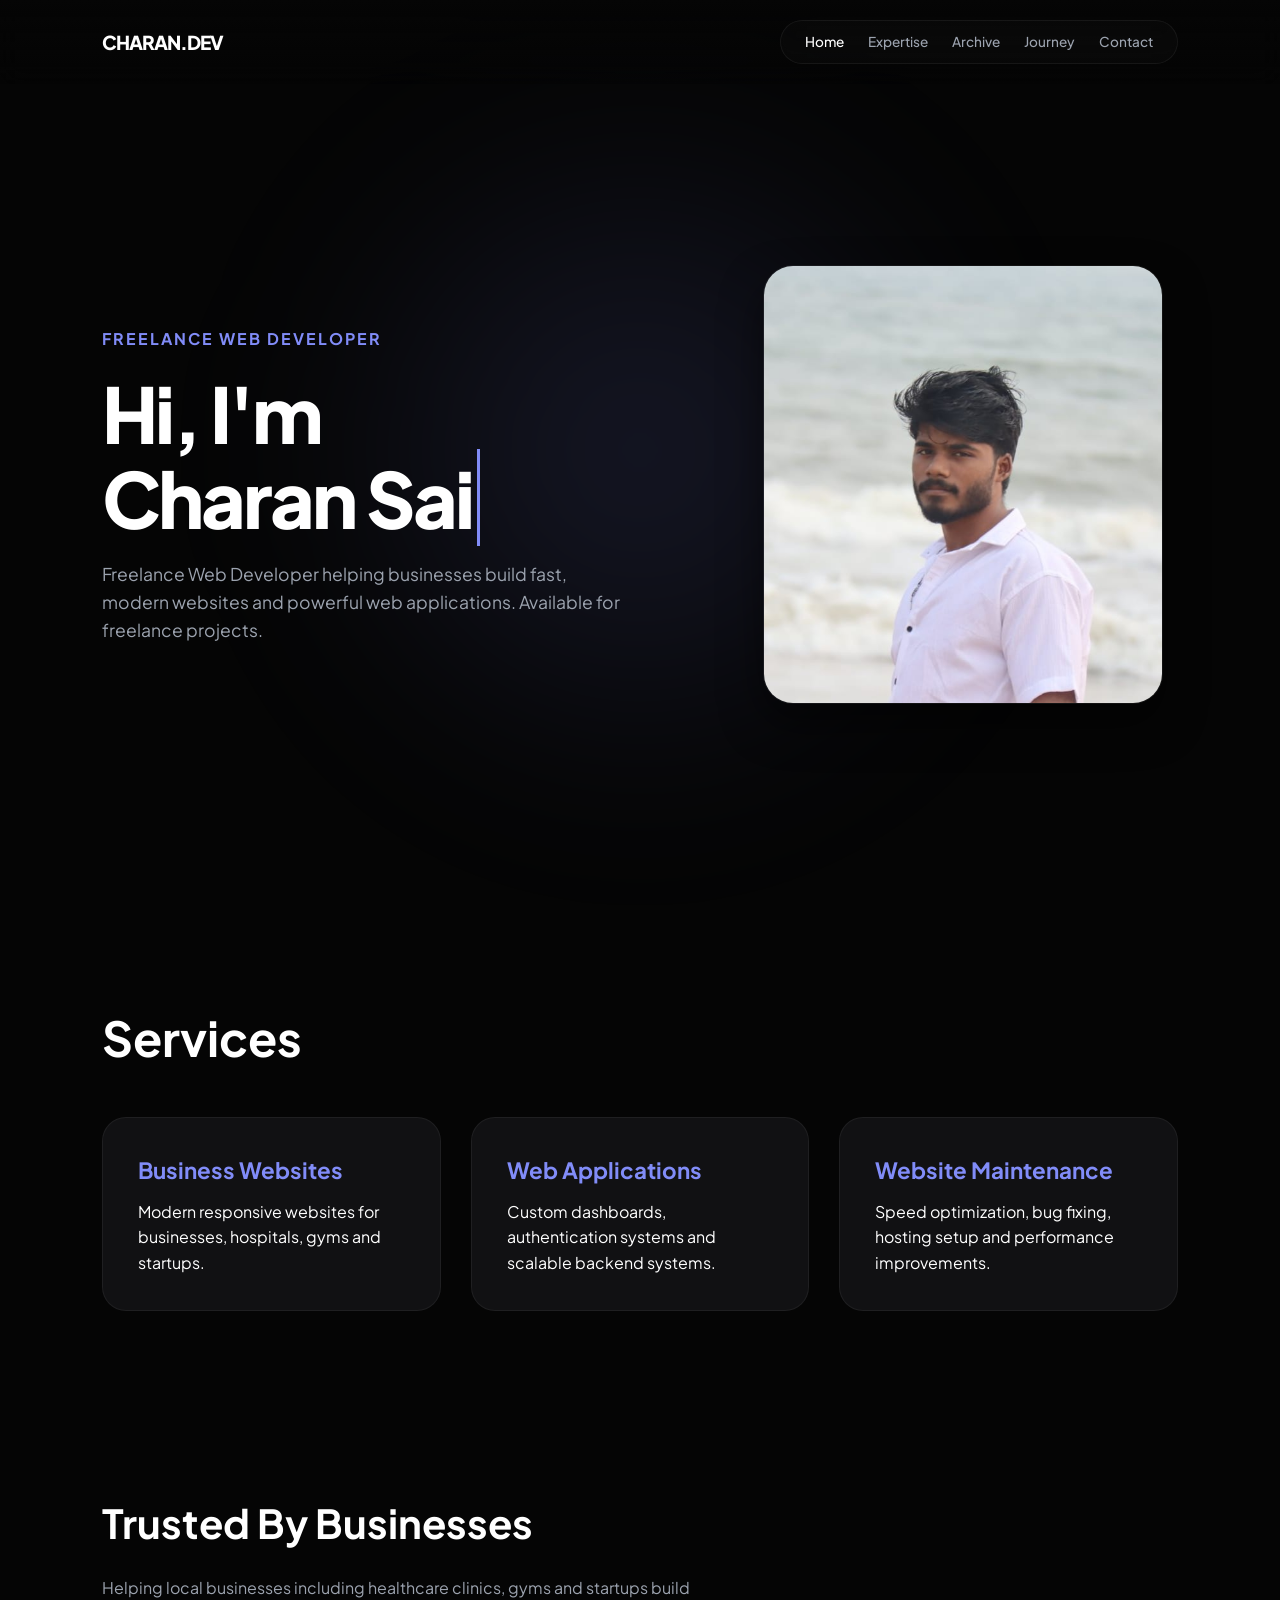
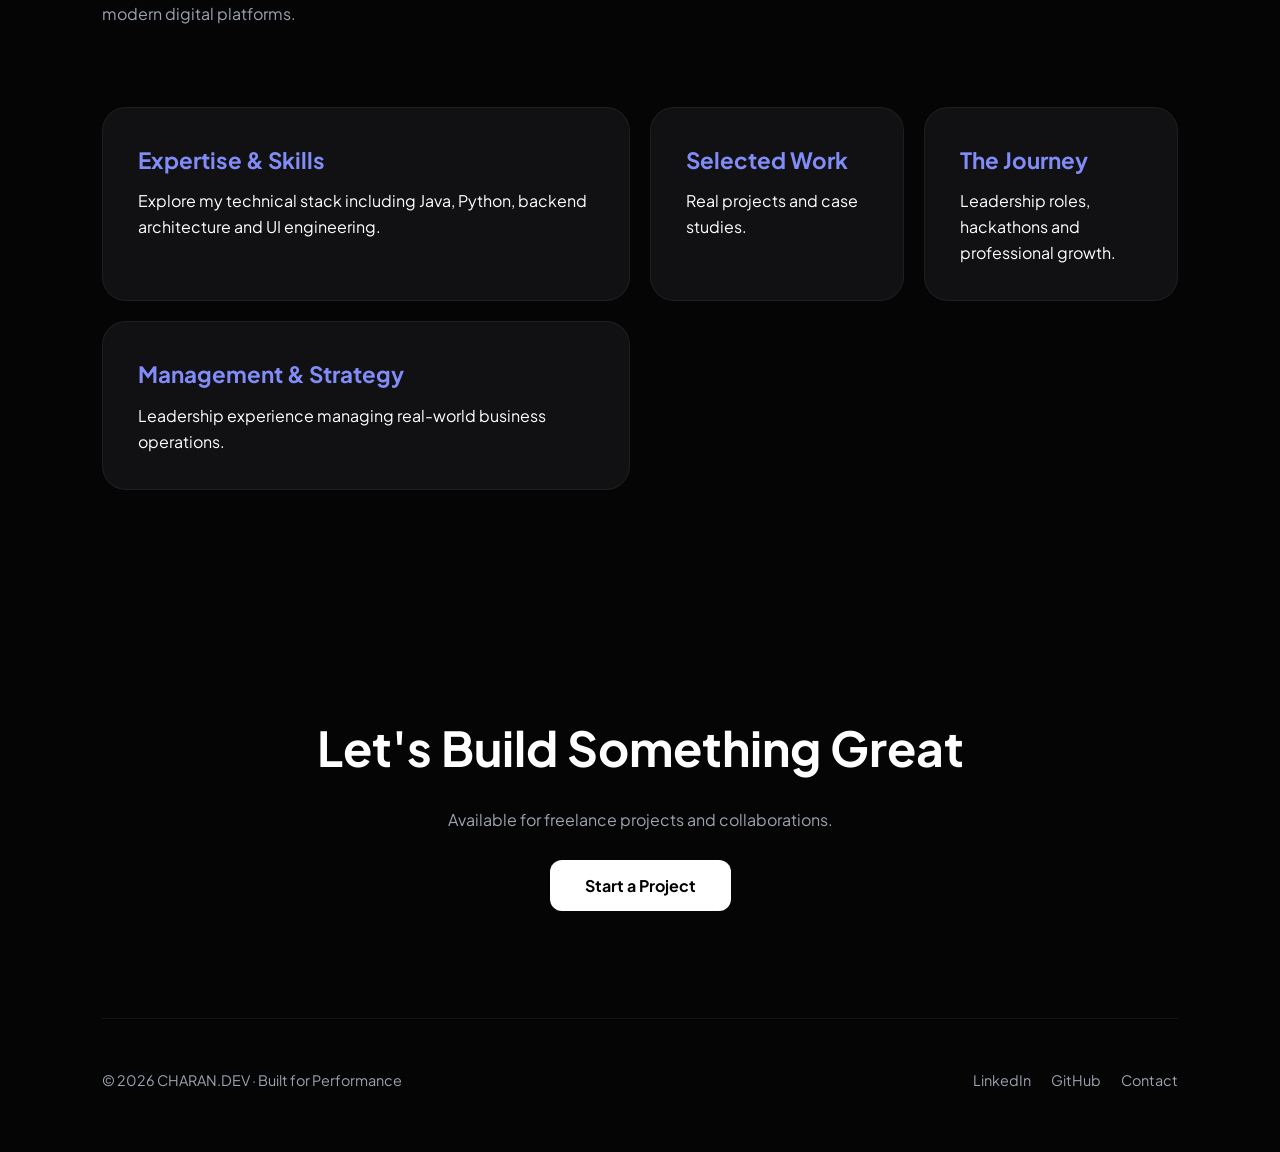
<file: index.html>
<!DOCTYPE html>
<html lang="en">
<head>
<meta charset="UTF-8">
<meta name="viewport" content="width=device-width, initial-scale=1.0">
<title>Charan Sai | Freelance Web Developer</title>

<link href="https://fonts.googleapis.com/css2?family=Plus+Jakarta+Sans:wght@300;400;500;600;700;800&display=swap" rel="stylesheet">

<style>

:root{
--bg:#050505;
--accent:#818cf8;
--accent-glow:rgba(129,140,248,0.15);
--text-main:#ffffff;
--text-dim:#9ca3af;
--surface:#111113;
--border:rgba(255,255,255,0.06);
--glass:rgba(255,255,255,0.02);
}

*{
margin:0;
padding:0;
box-sizing:border-box;
font-family:'Plus Jakarta Sans',sans-serif;
}

body{
background:var(--bg);
color:var(--text-main);
overflow-x:hidden;
line-height:1.6;
}

@keyframes fadeInUp{
from{opacity:0;transform:translateY(40px);}
to{opacity:1;transform:translateY(0);}
}

@keyframes photoPop{
0%{opacity:0;transform:scale(0.9) translateY(20px);}
100%{opacity:1;transform:scale(1) translateY(0);}
}

@keyframes blink{
50% { border-color: transparent }
}

.reveal{opacity:0;}
.active-reveal{animation:fadeInUp 1s cubic-bezier(0.2,0.8,0.2,1) forwards;}

.noise{
position:fixed;
top:0;
left:0;
width:100%;
height:100%;
z-index:-1;
opacity:0.03;
pointer-events:none;
background:url('https://grainy-gradients.vercel.app/noise.svg');
}

.spotlight{
position:fixed;
top:50%;
left:50%;
transform:translate(-50%,-50%);
width:60vw;
height:60vw;
background:radial-gradient(circle,var(--accent-glow) 0%,transparent 70%);
z-index:-1;
filter:blur(80px);
}

nav{
position:fixed;
top:0;
width:100%;
padding:20px 8%;
display:flex;
justify-content:space-between;
align-items:center;
z-index:1000;
background:linear-gradient(to bottom,var(--bg) 0%,transparent 100%);
backdrop-filter:blur(12px);
-webkit-backdrop-filter:blur(12px);
transition:all .3s;
}

.logo{
font-weight:800;
letter-spacing:-1px;
font-size:1.2rem;
text-decoration:none;
color:var(--text-main);
z-index:1001;
}

.nav-links{
display:flex;
gap:24px;
background:var(--glass);
padding:10px 24px;
border-radius:100px;
border:1px solid var(--border);
backdrop-filter:blur(10px);
}

nav a{
text-decoration:none;
color:var(--text-dim);
font-size:0.85rem;
font-weight:500;
transition:0.3s;
}

nav a:hover,
nav a.active{
color:var(--text-main);
}

.mobile-toggle{
display:none;
flex-direction:column;
justify-content:center;
gap:5px;
width:42px;
height:42px;
background:var(--glass);
border:1px solid var(--border);
border-radius:10px;
cursor:pointer;
padding:10px;
z-index:1001;
transition:0.3s;
}

.mobile-toggle span{
display:block;
width:100%;
height:2px;
background:var(--text-main);
border-radius:2px;
transition:transform 0.3s ease, opacity 0.3s ease;
}

.mobile-toggle.active span:nth-child(1){
transform:translateY(7px) rotate(45deg);
}
.mobile-toggle.active span:nth-child(2){
opacity:0;
}
.mobile-toggle.active span:nth-child(3){
transform:translateY(-7px) rotate(-45deg);
}

.hero{
min-height:100vh;
display:flex;
align-items:center;
justify-content:center;
padding:120px 8% 50px;
}

.hero-container{
display:flex;
align-items:center;
justify-content:space-between;
width:100%;
max-width:1400px;
gap:50px;
}

.hero-text{flex:1;}

.hero-text h2{
color:var(--accent);
font-weight:700;
margin-bottom:20px;
letter-spacing:2px;
font-size:1rem;
}

.hero-text h1{
font-size:clamp(2.5rem,6vw,5rem);
font-weight:800;
letter-spacing:-3px;
line-height:1.1;
margin-bottom:20px;
min-height: 1.2em;
}

#typewriter{
border-right: 3px solid var(--accent);
white-space: nowrap;
padding-right: 5px;
animation: blink 0.75s step-end infinite;
}

.hero-text p{
color:var(--text-dim);
max-width:520px;
font-size:1.1rem;
}

.hero-image{
flex:0 0 40%;
display:flex;
justify-content:center;
opacity:0;
}

.hero-image img{
width:100%;
max-width:400px;
border-radius:30px;
border:1px solid var(--border);
box-shadow:0 20px 40px rgba(0,0,0,0.5);
}

.photo-appear{
animation:photoPop 1s cubic-bezier(0.2,0.8,0.2,1) forwards;
}

.bento-container{
padding:0 8% 100px;
display:grid;
grid-template-columns:repeat(4,1fr);
gap:20px;
}

.bento-card{
background:var(--surface);
border:1px solid var(--border);
border-radius:24px;
padding:35px;
text-decoration:none;
color:inherit;
transition:0.5s;
}

.bento-card:hover{
transform:translateY(-10px);
border-color:var(--accent);
}

.span-2{
grid-column:span 2;
}

.bento-card h3{
font-size:1.4rem;
margin-bottom:10px;
color:var(--accent);
}

.services{
padding:100px 8%;
}

.services-grid{
display:grid;
grid-template-columns:repeat(3,1fr);
gap:30px;
margin-top:40px;
}

.trust{
padding:80px 8%;
}

.cta{
padding:120px 8%;
text-align:center;
}

.cta-btn{
padding:15px 35px;
background:white;
color:black;
border-radius:12px;
text-decoration:none;
font-weight:700;
}

footer{
margin:0 8% 40px;
padding:50px 0 20px;
border-top:1px solid var(--border);
display:flex;
justify-content:space-between;
align-items:center;
color:var(--text-dim);
font-size:0.9rem;
}

.footer-links{
display:flex;
gap:20px;
}

.footer-links a{
color:var(--text-dim);
text-decoration:none;
transition:0.3s;
}

.footer-links a:hover{
color:var(--text-main);
}

@media(max-width:992px){
.hero-container{
flex-direction:column;
text-align:center;
gap:30px;
}

.hero-image{
width:100%;
max-width:320px;
margin-bottom:20px;
}

.services-grid{
grid-template-columns:1fr;
}

.bento-container{
grid-template-columns:repeat(2,1fr);
gap:16px;
}
}

@media(max-width:768px){
nav{
padding:16px 5%;
background:rgba(5,5,5,0.85);
}

.mobile-toggle{
display:flex;
}

.nav-links{
position:fixed;
top:0;
right:-100%;
width:75%;
max-width:300px;
height:100vh;
height:100dvh;
background:#0d0d10;
border-left:1px solid var(--border);
border-radius:0;
padding:90px 24px 40px;
flex-direction:column;
gap:16px;
transition:right 0.35s cubic-bezier(0.4,0,0.2,1);
box-shadow:-10px 0 30px rgba(0,0,0,0.8);
z-index:1000;
}

.nav-links.open{
right:0;
}

.nav-links a{
font-size:1.1rem;
font-weight:600;
padding:12px 18px;
border-radius:12px;
background:var(--glass);
border:1px solid var(--border);
display:block;
}

.nav-links a.active{
background:var(--accent-glow);
border-color:rgba(129,140,248,0.3);
color:var(--accent);
}

.hero{
padding:110px 5% 40px;
min-height:auto;
}

.hero-text h1{
letter-spacing:-1.5px;
}

.services, .trust, .cta{
padding:60px 5%;
}

.bento-container{
grid-template-columns:1fr;
padding:0 5% 60px;
}

.span-2{
grid-column:span 1;
}

footer{
margin:0 5% 30px;
padding:35px 0 15px;
flex-direction:column;
gap:18px;
text-align:center;
}
}

@media(max-width:480px){
.hero-image{
max-width:240px;
}

.bento-card{
padding:25px;
}

.cta-btn{
display:inline-block;
width:100%;
max-width:280px;
}
}

</style>
</head>

<body>

<div class="noise"></div>
<div class="spotlight" id="spotlight"></div>

<nav>
<a class="logo" href="index.html">CHARAN.DEV</a>

<button class="mobile-toggle" id="mobileToggle" aria-label="Toggle navigation" aria-expanded="false">
<span></span>
<span></span>
<span></span>
</button>

<div class="nav-links" id="navLinks">
<a class='active' href='index.html'>Home</a>
<a href='about.html'>Expertise</a>
<a href='projects.html'>Archive</a>
<a href='experience.html'>Journey</a>
<a href='contact.html'>Contact</a>
</div>
</nav>

<section class="hero">

<div class="hero-container">

<div class="hero-text reveal active-reveal">

<h2>FREELANCE WEB DEVELOPER</h2>

<h1>Hi, I'm <span id="typewriter"></span></h1>

<p>
Freelance Web Developer helping businesses build fast, modern websites
and powerful web applications. Available for freelance projects.
</p>

</div>

<div class="hero-image" id="hero-img">
<img src="charan.jpeg">
</div>

</div>

</section>

<section class="services reveal">

<h2 style="font-size:3rem;">Services</h2>

<div class="services-grid">

<div class="bento-card">
<h3>Business Websites</h3>
<p>Modern responsive websites for businesses, hospitals, gyms and startups.</p>
</div>

<div class="bento-card">
<h3>Web Applications</h3>
<p>Custom dashboards, authentication systems and scalable backend systems.</p>
</div>

<div class="bento-card">
<h3>Website Maintenance</h3>
<p>Speed optimization, bug fixing, hosting setup and performance improvements.</p>
</div>

</div>

</section>

<section class="trust reveal">

<h2 style="font-size:2.5rem;margin-bottom:20px;">Trusted By Businesses</h2>

<p style="color:var(--text-dim);max-width:600px;">
Helping local businesses including healthcare clinics, gyms and startups
build modern digital platforms.
</p>

</section>

<section class="bento-container">

<a class='bento-card span-2 reveal' href='about.html'>
<h3>Expertise & Skills</h3>
<p>Explore my technical stack including Java, Python, backend architecture and UI engineering.</p>
</a>

<a class='bento-card reveal' href='projects.html'>
<h3>Selected Work</h3>
<p>Real projects and case studies.</p>
</a>

<a class='bento-card reveal' href='experience.html'>
<h3>The Journey</h3>
<p>Leadership roles, hackathons and professional growth.</p>
</a>

<a class='bento-card span-2 reveal' href='experience.html'>
<h3>Management & Strategy</h3>
<p>Leadership experience managing real-world business operations.</p>
</a>

</section>

<section class="cta reveal">

<h2 style="font-size:3rem;margin-bottom:20px;">
Let's Build Something Great
</h2>

<p style="color:var(--text-dim);margin-bottom:40px;">
Available for freelance projects and collaborations.
</p>

<a class='cta-btn' href='contact.html'>
Start a Project
</a>

</section>

<footer>

<div>© 2026 CHARAN.DEV · Built for Performance</div>

<div class="footer-links">
<a href="https://linkedin.com/in/charan11328" target="_blank" rel="noopener">LinkedIn</a>
<a href="https://github.com/charan11328" target="_blank" rel="noopener">GitHub</a>
<a href="contact.html">Contact</a>
</div>

</footer>

<script>

// Mobile Navigation Toggle
const mobileToggle = document.getElementById('mobileToggle');
const navLinks = document.getElementById('navLinks');
if(mobileToggle && navLinks){
    mobileToggle.addEventListener('click', (e) => {
        e.stopPropagation();
        const isOpen = navLinks.classList.toggle('open');
        mobileToggle.classList.toggle('active');
        mobileToggle.setAttribute('aria-expanded', isOpen);
    });
    document.addEventListener('click', (e) => {
        if(navLinks.classList.contains('open') && !navLinks.contains(e.target) && !mobileToggle.contains(e.target)){
            navLinks.classList.remove('open');
            mobileToggle.classList.remove('active');
            mobileToggle.setAttribute('aria-expanded', 'false');
        }
    });
    navLinks.querySelectorAll('a').forEach(link => {
        link.addEventListener('click', () => {
            navLinks.classList.remove('open');
            mobileToggle.classList.remove('active');
            mobileToggle.setAttribute('aria-expanded', 'false');
        });
    });
}

const phrases = [
    "Charan Sai", 
    "a Developer", 
    "a Freelancer", 
    "a CSE Student",
    "a UI Engineer",
    "a Data Explorer"
];

const typewriter = document.getElementById('typewriter');
let phraseIndex = 0;
let charIndex = 0;
let isDeleting = false;
let typeSpeed = 80;

function type() {
    const currentPhrase = phrases[phraseIndex];

    if (isDeleting) {
        typewriter.textContent = currentPhrase.substring(0, charIndex - 1);
        charIndex--;
        typeSpeed = 40; 
    } else {
        typewriter.textContent = currentPhrase.substring(0, charIndex + 1);
        charIndex++;
        typeSpeed = 80; 
    }

    if (!isDeleting && charIndex === currentPhrase.length) {
        isDeleting = true;
        typeSpeed = 2000; 
    } else if (isDeleting && charIndex === 0) {
        isDeleting = false;
        phraseIndex = (phraseIndex + 1) % phrases.length;
        typeSpeed = 400;
    }

    setTimeout(type, typeSpeed);
}

document.addEventListener('mousemove',(e)=>{
    const spotlight = document.getElementById('spotlight');
    if(spotlight) {
        spotlight.style.left=e.clientX+'px';
        spotlight.style.top=e.clientY+'px';
    }
});

const observerOptions={threshold:0.1};

const observer=new IntersectionObserver((entries)=>{
    entries.forEach((entry,index)=>{
        if(entry.isIntersecting){
            setTimeout(()=>{
                entry.target.classList.add('active-reveal');
            },index*100);
        }
    });
},observerOptions);

document.querySelectorAll('.reveal').forEach((el)=>observer.observe(el));

window.onload=()=>{
    document.getElementById("hero-img").classList.add("photo-appear");
    setTimeout(type, 500);
}

</script>

</body>
</html>
</file>
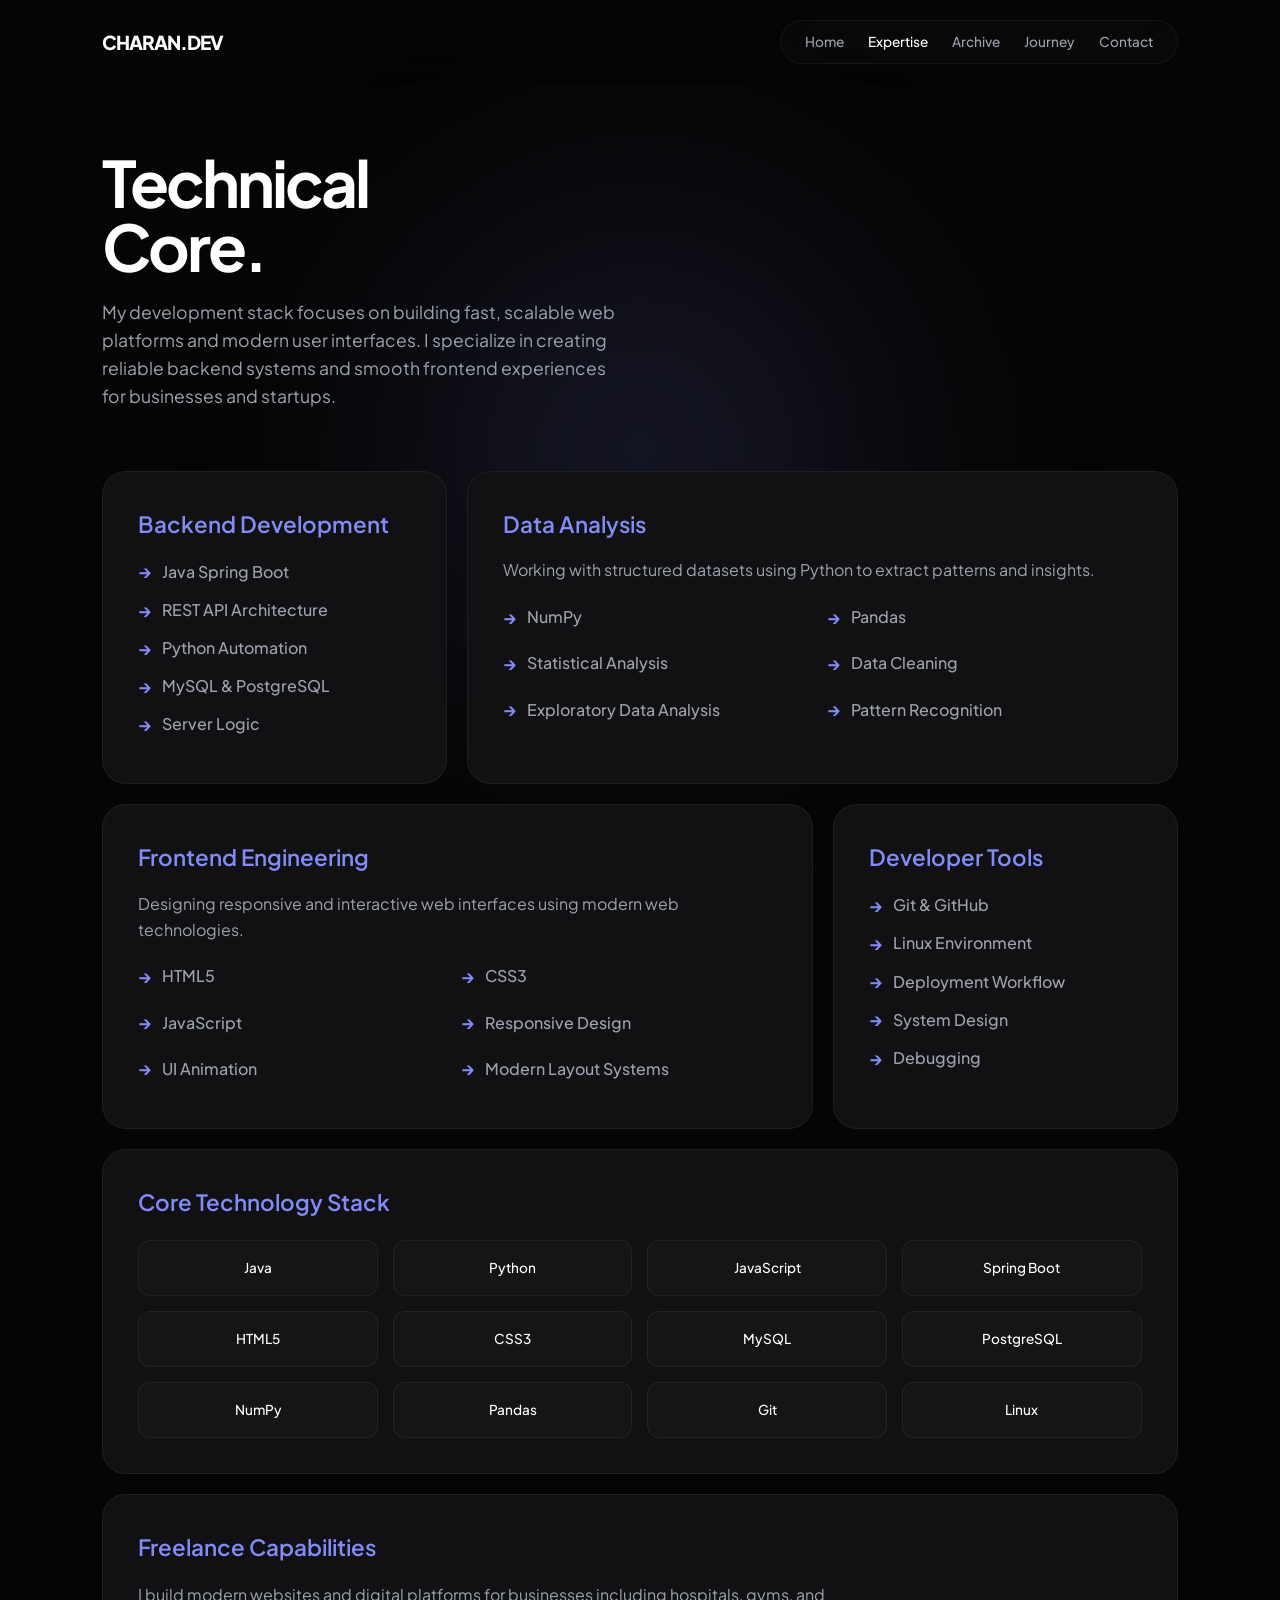
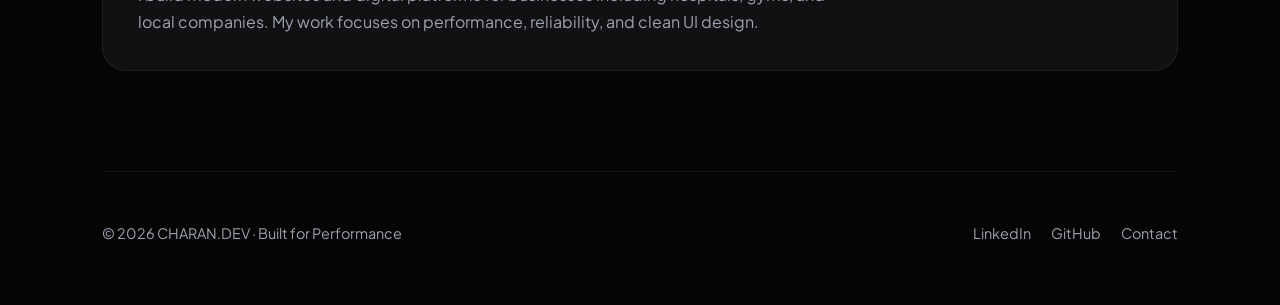
<file: about.html>
<!DOCTYPE html>
<html lang="en">
<head>
<meta charset="UTF-8">
<meta name="viewport" content="width=device-width, initial-scale=1.0">
<title>Expertise | CHARAN.DEV</title>
<link href="https://fonts.googleapis.com/css2?family=Plus+Jakarta+Sans:wght@300;400;500;600;700;800&display=swap" rel="stylesheet">
<style>
:root{
--bg:#050505;
--accent:#818cf8;
--accent-glow:rgba(129,140,248,0.15);
--text-main:#ffffff;
--text-dim:#9ca3af;
--surface:#111113;
--border:rgba(255,255,255,0.06);
--glass:rgba(255,255,255,0.02);
}
*,*::before,*::after{margin:0;padding:0;box-sizing:border-box;font-family:'Plus Jakarta Sans',sans-serif}
body{background:var(--bg);color:var(--text-main);overflow-x:hidden;line-height:1.6}
.noise{position:fixed;width:100%;height:100%;top:0;left:0;opacity:0.03;pointer-events:none;background:url('https://grainy-gradients.vercel.app/noise.svg');z-index:-1}
.spotlight{position:fixed;top:50%;left:50%;transform:translate(-50%,-50%);width:60vw;height:60vw;background:radial-gradient(circle,var(--accent-glow) 0%,transparent 70%);filter:blur(80px);z-index:-1;transition:.1s}
nav{position:fixed;top:0;width:100%;padding:20px 8%;display:flex;justify-content:space-between;align-items:center;z-index:1000;background:linear-gradient(to bottom,var(--bg) 0%,transparent 100%);backdrop-filter:blur(12px);-webkit-backdrop-filter:blur(12px);transition:all .3s}
.logo{font-weight:800;letter-spacing:-1px;font-size:1.2rem;text-decoration:none;color:var(--text-main);z-index:1001}
.nav-links{display:flex;gap:24px;background:var(--glass);padding:10px 24px;border-radius:100px;border:1px solid var(--border);backdrop-filter:blur(10px)}
nav a{text-decoration:none;color:var(--text-dim);font-size:0.85rem;font-weight:500;transition:all .3s}
nav a:hover,nav a.active{color:var(--text-main)}

.mobile-toggle{display:none;flex-direction:column;justify-content:center;gap:5px;width:42px;height:42px;background:var(--glass);border:1px solid var(--border);border-radius:10px;cursor:pointer;padding:10px;z-index:1001;transition:0.3s}
.mobile-toggle span{display:block;width:100%;height:2px;background:var(--text-main);border-radius:2px;transition:transform 0.3s ease, opacity 0.3s ease}
.mobile-toggle.active span:nth-child(1){transform:translateY(7px) rotate(45deg)}
.mobile-toggle.active span:nth-child(2){opacity:0}
.mobile-toggle.active span:nth-child(3){transform:translateY(-7px) rotate(-45deg)}

footer{margin:0 8% 40px;padding:50px 0 20px;border-top:1px solid var(--border);display:flex;justify-content:space-between;align-items:center;color:var(--text-dim);font-size:0.9rem}
.footer-links{display:flex;gap:20px}
.footer-links a{color:var(--text-dim);text-decoration:none;transition:0.3s}
.footer-links a:hover{color:var(--text-main)}

.header-section{padding:150px 8% 60px 8%}
.header-section h1{font-size:clamp(2.5rem,8vw,4rem);letter-spacing:-3px;margin-bottom:20px;line-height:1}
.header-section p{color:var(--text-dim);max-width:520px;font-size:1.1rem}
.bento-container{padding:0 8% 100px;display:grid;grid-template-columns:repeat(3,1fr);gap:20px}
.bento-card{background:var(--surface);border:1px solid var(--border);border-radius:24px;padding:35px;transition:all .4s cubic-bezier(.2,.8,.2,1)}
.bento-card:hover{transform:translateY(-6px);border-color:rgba(129,140,248,0.3);box-shadow:0 20px 40px rgba(129,140,248,0.1)}
.span-2{grid-column:span 2}
.span-3{grid-column:span 3}
.bento-card h3{font-size:1.4rem;margin-bottom:15px;color:var(--accent);font-weight:600}
.skill-list{list-style:none;color:var(--text-dim)}
.skill-list li{margin-bottom:10px;display:flex;gap:10px;align-items:center;font-weight:500}
.skill-list li::before{content:"→";color:var(--accent);font-size:1.1rem;font-weight:700}
.tech-grid{display:grid;grid-template-columns:repeat(4,1fr);gap:15px;margin-top:20px}
.tech{background:var(--glass);border:1px solid var(--border);padding:16px 12px;border-radius:12px;text-align:center;font-size:0.85rem;font-weight:500;transition:.3s;cursor:pointer}
.tech:hover{background:var(--accent);color:var(--bg);transform:translateY(-2px)}
.reveal{opacity:0;transform:translateY(40px)}
.active-reveal{opacity:1;transform:translateY(0);transition:all 1s cubic-bezier(.2,.8,.2,1)}
@media(max-width:1024px){.bento-container{grid-template-columns:repeat(2,1fr)}.span-2{grid-column:span 1}.span-3{grid-column:span 2}}
@media(max-width:768px){
nav{padding:16px 5%;background:rgba(5,5,5,0.85)}
.mobile-toggle{display:flex}
.nav-links{position:fixed;top:0;right:-100%;width:75%;max-width:300px;height:100vh;height:100dvh;background:#0d0d10;border-left:1px solid var(--border);border-radius:0;padding:90px 24px 40px;flex-direction:column;gap:16px;transition:right 0.35s cubic-bezier(0.4,0,0.2,1);box-shadow:-10px 0 30px rgba(0,0,0,0.8);z-index:1000}
.nav-links.open{right:0}
.nav-links a{font-size:1.1rem;font-weight:600;padding:12px 18px;border-radius:12px;background:var(--glass);border:1px solid var(--border);display:block}
.nav-links a.active{background:var(--accent-glow);border-color:rgba(129,140,248,0.3);color:var(--accent)}
.bento-container{grid-template-columns:1fr;gap:16px;padding:0 5% 60px}
.span-2,.span-3{grid-column:span 1}
.header-section{padding:110px 5% 40px 5%}
.tech-grid{grid-template-columns:repeat(2,1fr);gap:10px}
footer{margin:0 5% 30px;padding:35px 0 15px;flex-direction:column;gap:18px;text-align:center}
}
@media(max-width:480px){
.header-section h1{font-size:2.2rem;letter-spacing:-1.5px}
.header-section{padding:100px 5% 35px 5%}
.bento-card{padding:22px}
}
</style>
</head>
<body>
<div class="noise"></div>
<div class="spotlight" id="spotlight"></div>
<nav>
<a class="logo" href="index.html">CHARAN.DEV</a>

<button class="mobile-toggle" id="mobileToggle" aria-label="Toggle navigation" aria-expanded="false">
<span></span>
<span></span>
<span></span>
</button>

<div class="nav-links" id="navLinks">
<a href='index.html'>Home</a>
<a class='active' href='about.html'>Expertise</a>
<a href='projects.html'>Archive</a>
<a href='experience.html'>Journey</a>
<a href='contact.html'>Contact</a>
</div>
</nav>
<section class="header-section reveal">
<h1>Technical<br>Core.</h1>
<p>My development stack focuses on building fast, scalable web platforms and modern user interfaces. I specialize in creating reliable backend systems and smooth frontend experiences for businesses and startups.</p>
</section>
<section class="bento-container">
<div class="bento-card reveal">
<h3>Backend Development</h3>
<ul class="skill-list">
<li>Java Spring Boot</li>
<li>REST API Architecture</li>
<li>Python Automation</li>
<li>MySQL & PostgreSQL</li>
<li>Server Logic</li>
</ul>
</div>
<div class="bento-card span-2 reveal">
<h3>Data Analysis</h3>
<p style="color:var(--text-dim);margin-bottom:20px">Working with structured datasets using Python to extract patterns and insights.</p>
<ul class="skill-list" style="display:grid;grid-template-columns:1fr 1fr;gap:8px">
<li>NumPy</li>
<li>Pandas</li>
<li>Statistical Analysis</li>
<li>Data Cleaning</li>
<li>Exploratory Data Analysis</li>
<li>Pattern Recognition</li>
</ul>
</div>
<div class="bento-card span-2 reveal">
<h3>Frontend Engineering</h3>
<p style="color:var(--text-dim);margin-bottom:20px">Designing responsive and interactive web interfaces using modern web technologies.</p>
<ul class="skill-list" style="display:grid;grid-template-columns:1fr 1fr;gap:8px">
<li>HTML5</li>
<li>CSS3</li>
<li>JavaScript</li>
<li>Responsive Design</li>
<li>UI Animation</li>
<li>Modern Layout Systems</li>
</ul>
</div>
<div class="bento-card reveal">
<h3>Developer Tools</h3>
<ul class="skill-list">
<li>Git & GitHub</li>
<li>Linux Environment</li>
<li>Deployment Workflow</li>
<li>System Design</li>
<li>Debugging</li>
</ul>
</div>
<div class="bento-card span-3 reveal">
<h3>Core Technology Stack</h3>
<div class="tech-grid">
<div class="tech">Java</div>
<div class="tech">Python</div>
<div class="tech">JavaScript</div>
<div class="tech">Spring Boot</div>
<div class="tech">HTML5</div>
<div class="tech">CSS3</div>
<div class="tech">MySQL</div>
<div class="tech">PostgreSQL</div>
<div class="tech">NumPy</div>
<div class="tech">Pandas</div>
<div class="tech">Git</div>
<div class="tech">Linux</div>
</div>
</div>
<div class="bento-card span-3 reveal">
<h3>Freelance Capabilities</h3>
<p style="color:var(--text-dim);max-width:700px;line-height:1.7">I build modern websites and digital platforms for businesses including hospitals, gyms, and local companies. My work focuses on performance, reliability, and clean UI design.</p>
</div>
</section>

<footer>
<div>© 2026 CHARAN.DEV · Built for Performance</div>
<div class="footer-links">
<a href="https://linkedin.com/in/charan11328" target="_blank" rel="noopener">LinkedIn</a>
<a href="https://github.com/charan11328" target="_blank" rel="noopener">GitHub</a>
<a href="contact.html">Contact</a>
</div>
</footer>

<script>
// Mobile Navigation Toggle
const mobileToggle = document.getElementById('mobileToggle');
const navLinks = document.getElementById('navLinks');
if(mobileToggle && navLinks){
    mobileToggle.addEventListener('click', (e) => {
        e.stopPropagation();
        const isOpen = navLinks.classList.toggle('open');
        mobileToggle.classList.toggle('active');
        mobileToggle.setAttribute('aria-expanded', isOpen);
    });
    document.addEventListener('click', (e) => {
        if(navLinks.classList.contains('open') && !navLinks.contains(e.target) && !mobileToggle.contains(e.target)){
            navLinks.classList.remove('open');
            mobileToggle.classList.remove('active');
            mobileToggle.setAttribute('aria-expanded', 'false');
        }
    });
    navLinks.querySelectorAll('a').forEach(link => {
        link.addEventListener('click', () => {
            navLinks.classList.remove('open');
            mobileToggle.classList.remove('active');
            mobileToggle.setAttribute('aria-expanded', 'false');
        });
    });
}

document.addEventListener('mousemove',e=>{
const spotlight=document.getElementById('spotlight');
spotlight.style.left=e.clientX+'px';
spotlight.style.top=e.clientY+'px';
},{passive:true});
const observer=new IntersectionObserver(entries=>{
entries.forEach((entry,index)=>{
if(entry.isIntersecting){
setTimeout(()=>entry.target.classList.add('active-reveal'),index*120);
}
});
},{threshold:0.15});
document.querySelectorAll('.reveal').forEach(el=>observer.observe(el));
</script>
</body>
</html>
</file>
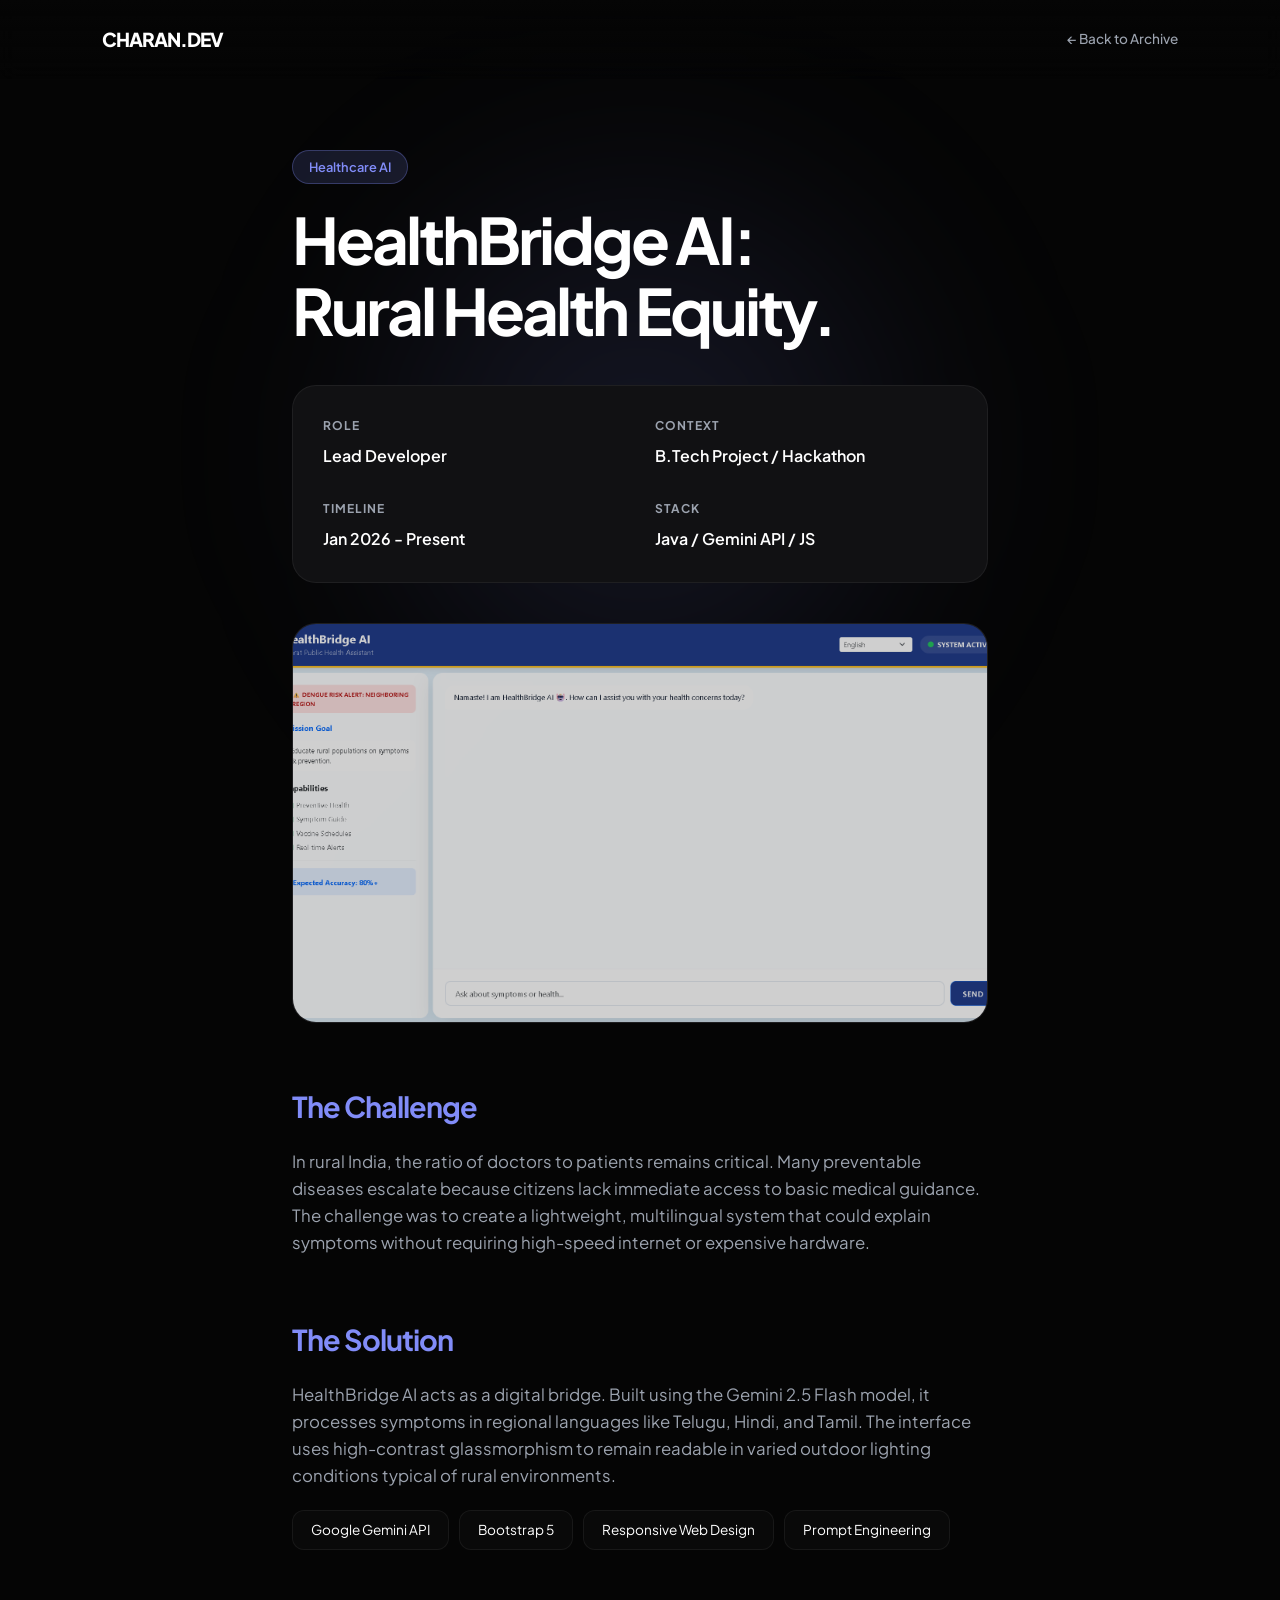
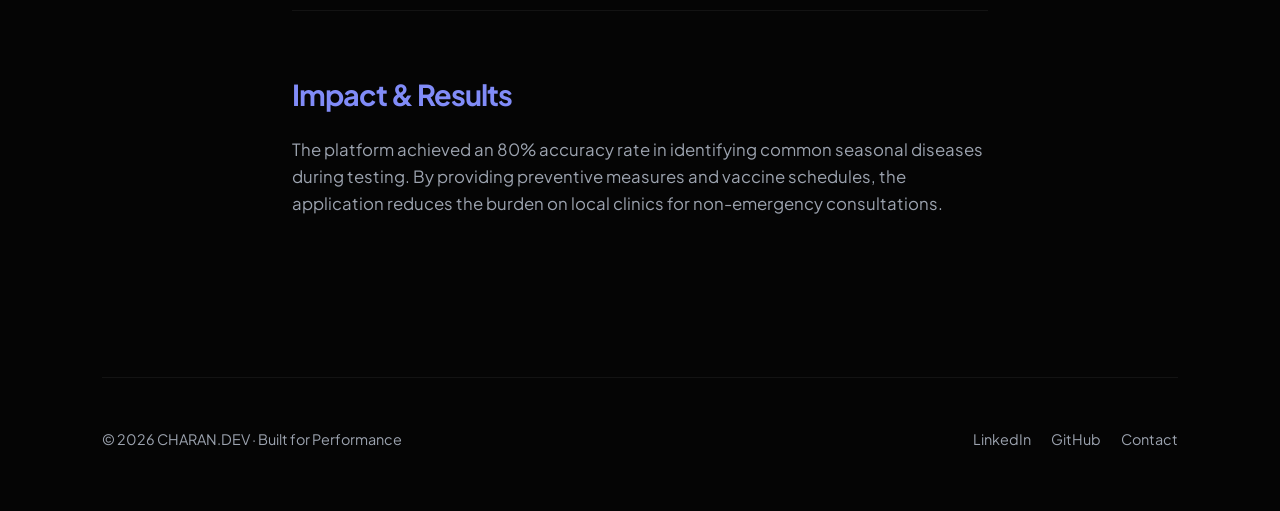
<file: case-study.html>
<!DOCTYPE html>
<html lang="en">
<head>
<meta charset="UTF-8">
<meta name="viewport" content="width=device-width, initial-scale=1.0">
<title>HealthBridge Case Study | CHARAN.DEV</title>
<link href="https://fonts.googleapis.com/css2?family=Plus+Jakarta+Sans:wght@300;400;500;600;700;800&display=swap" rel="stylesheet">
<style>
:root{
--bg:#050505;
--accent:#818cf8;
--accent-glow:rgba(129,140,248,0.15);
--text-main:#ffffff;
--text-dim:#9ca3af;
--surface:#111113;
--border:rgba(255,255,255,0.06);
--glass:rgba(255,255,255,0.02);
}
*,*::before,*::after{margin:0;padding:0;box-sizing:border-box;font-family:'Plus Jakarta Sans',sans-serif}
body{background:var(--bg);color:var(--text-main);overflow-x:hidden;line-height:1.6}
.noise{position:fixed;width:100%;height:100%;top:0;left:0;opacity:0.03;pointer-events:none;background:url('https://grainy-gradients.vercel.app/noise.svg');z-index:-1}
.spotlight{position:fixed;top:50%;left:50%;transform:translate(-50%,-50%);width:60vw;height:60vw;background:radial-gradient(circle,var(--accent-glow) 0%,transparent 70%);filter:blur(80px);z-index:-1}
nav{position:fixed;top:0;width:100%;padding:24px 8%;display:flex;justify-content:space-between;align-items:center;z-index:1000;background:linear-gradient(to bottom,var(--bg) 0%,transparent 100%);backdrop-filter:blur(10px)}
.logo{font-weight:800;letter-spacing:-1px;font-size:1.2rem;text-decoration:none;color:white}
.back-link{text-decoration:none;color:var(--text-dim);font-size:0.85rem;font-weight:500;transition:.4s;display:flex;align-items:center;gap:8px}
.back-link:hover{color:var(--accent)}
.container{max-width:900px;margin:0 auto;padding:150px 8% 100px}
.tag{display:inline-block;background:var(--accent-glow);color:var(--accent);padding:6px 16px;border-radius:20px;font-size:0.8rem;font-weight:600;border:1px solid rgba(129,140,248,0.3);margin-bottom:20px}
h1{font-size:clamp(2.5rem,8vw,4rem);letter-spacing:-3px;margin-bottom:24px;line-height:1.1}
.overview-grid{display:grid;grid-template-columns:repeat(auto-fit,minmax(200px,1fr));gap:30px;margin:40px 0;padding:30px;background:var(--surface);border-radius:24px;border:1px solid var(--border)}
.stat-item h4{color:var(--text-dim);font-size:0.75rem;text-transform:uppercase;letter-spacing:1px;margin-bottom:8px}
.stat-item p{color:var(--text-main);font-weight:600}
.content-section{margin-bottom:60px}
.content-section h2{font-size:1.8rem;margin-bottom:20px;color:var(--accent);letter-spacing:-1px}
.content-section p{color:var(--text-dim);margin-bottom:20px;font-size:1.05rem}
.tech-stack{display:flex;gap:10px;flex-wrap:wrap;margin-top:15px}
.tech-chip{background:var(--glass);border:1px solid var(--border);padding:8px 18px;border-radius:12px;font-size:0.85rem;color:var(--text-main)}
.image-box{width:100%;height:400px;background:var(--surface);border-radius:24px;border:1px solid var(--border);margin-bottom:60px;overflow:hidden}
.image-box img{width:100%;height:100%;object-fit:cover;opacity:0.8}
hr{border:none;border-top:1px solid var(--border);margin:60px 0}
footer{margin:0 8% 40px;padding:50px 0 20px;border-top:1px solid var(--border);display:flex;justify-content:space-between;align-items:center;color:var(--text-dim);font-size:0.9rem}
.footer-links{display:flex;gap:20px}
.footer-links a{color:var(--text-dim);text-decoration:none;transition:0.3s}
.footer-links a:hover{color:var(--text-main)}

@media(max-width:768px){
nav{padding:16px 5%;background:rgba(5,5,5,0.85)}
.container{padding:110px 5% 50px}
.overview-grid{grid-template-columns:repeat(2,1fr);gap:16px;padding:20px}
.image-box{height:220px;border-radius:16px;margin-bottom:35px}
footer{margin:0 5% 30px;padding:35px 0 15px;flex-direction:column;gap:18px;text-align:center}
}
@media(max-width:480px){
h1{font-size:2.2rem;letter-spacing:-1.5px}
.overview-grid{grid-template-columns:1fr;gap:14px;padding:16px}
}
</style>
</head>
<body>
<div class="noise"></div>
<div class="spotlight" id="spotlight"></div>
<nav>
<a class='logo' href='index.html'>CHARAN.DEV</a>
<a class='back-link' href='projects.html'>← Back to Archive</a>
</nav>
<div class="container">
<span class="tag">Healthcare AI</span>
<h1>HealthBridge AI:<br>Rural Health Equity.</h1>
<div class="overview-grid">
<div class="stat-item">
<h4>Role</h4>
<p>Lead Developer</p>
</div>
<div class="stat-item">
<h4>Context</h4>
<p>B.Tech Project / Hackathon</p>
</div>
<div class="stat-item">
<h4>Timeline</h4>
<p>Jan 2026 - Present</p>
</div>
<div class="stat-item">
<h4>Stack</h4>
<p>Java / Gemini API / JS</p>
</div>
</div>
<div class="image-box">
<img src="demo.png" alt="Project Visualization">
</div>
<div class="content-section">
<h2>The Challenge</h2>
<p>In rural India, the ratio of doctors to patients remains critical. Many preventable diseases escalate because citizens lack immediate access to basic medical guidance. The challenge was to create a lightweight, multilingual system that could explain symptoms without requiring high-speed internet or expensive hardware.</p>
</div>
<div class="content-section">
<h2>The Solution</h2>
<p>HealthBridge AI acts as a digital bridge. Built using the Gemini 2.5 Flash model, it processes symptoms in regional languages like Telugu, Hindi, and Tamil. The interface uses high-contrast glassmorphism to remain readable in varied outdoor lighting conditions typical of rural environments.</p>
<div class="tech-stack">
<div class="tech-chip">Google Gemini API</div>
<div class="tech-chip">Bootstrap 5</div>
<div class="tech-chip">Responsive Web Design</div>
<div class="tech-chip">Prompt Engineering</div>
</div>
</div>
<hr>
<div class="content-section">
<h2>Impact & Results</h2>
<p>The platform achieved an 80% accuracy rate in identifying common seasonal diseases during testing. By providing preventive measures and vaccine schedules, the application reduces the burden on local clinics for non-emergency consultations.</p>
</div>
</div>

<footer>
<div>© 2026 CHARAN.DEV · Built for Performance</div>
<div class="footer-links">
<a href="https://linkedin.com/in/charan11328" target="_blank" rel="noopener">LinkedIn</a>
<a href="https://github.com/charan11328" target="_blank" rel="noopener">GitHub</a>
<a href="contact.html">Contact</a>
</div>
</footer>

<script>
document.addEventListener('mousemove',e=>{
document.getElementById('spotlight').style.left=e.clientX+'px';
document.getElementById('spotlight').style.top=e.clientY+'px';
},{passive:true});
</script>
</body>
</html>
</file>
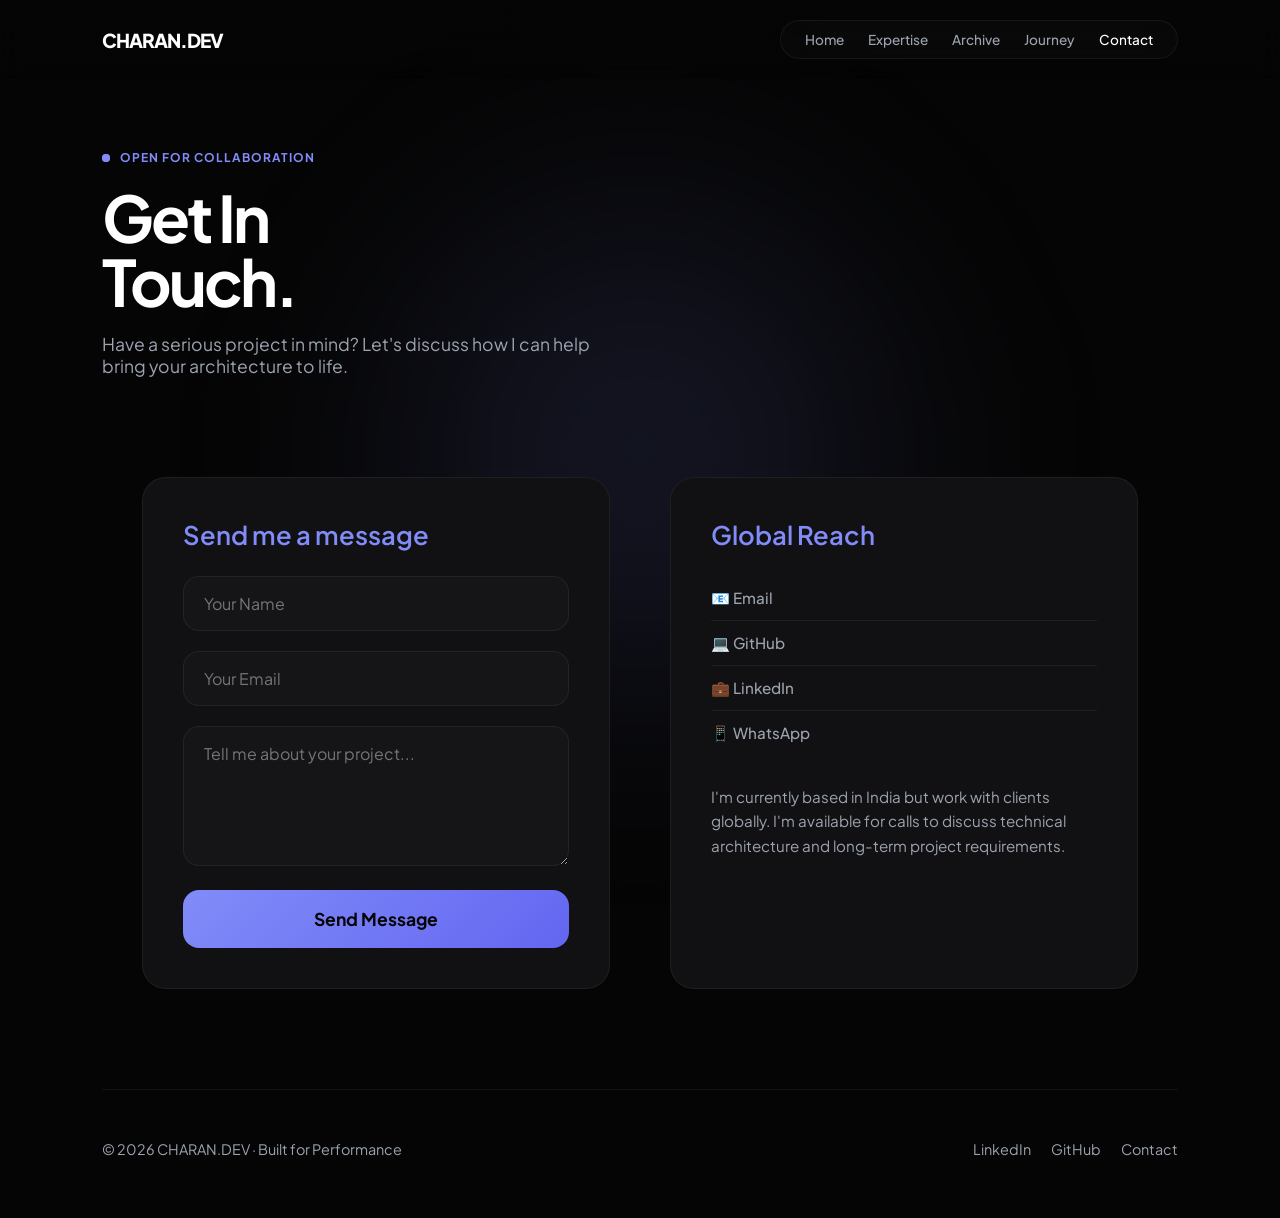
<file: contact.html>
<!DOCTYPE html>
<html lang="en">
<head>
<meta charset="UTF-8">
<meta name="viewport" content="width=device-width, initial-scale=1.0">
<title>Contact | CHARAN.DEV</title>
<link href="https://fonts.googleapis.com/css2?family=Plus+Jakarta+Sans:wght@300;400;500;600;700;800&display=swap" rel="stylesheet">
<style>
:root{
--bg:#050505;
--accent:#818cf8;
--accent-glow:rgba(129,140,248,0.15);
--text-main:#ffffff;
--text-dim:#9ca3af;
--surface:#111113;
--border:rgba(255,255,255,0.06);
--glass:rgba(255,255,255,0.02);
}
*,*::before,*::after{margin:0;padding:0;box-sizing:border-box;font-family:'Plus Jakarta Sans',sans-serif}
body{background:var(--bg);color:var(--text-main);overflow-x:hidden}
.noise{position:fixed;width:100%;height:100%;top:0;left:0;opacity:0.03;pointer-events:none;background:url('https://grainy-gradients.vercel.app/noise.svg');z-index:-1}
.spotlight{position:fixed;top:50%;left:50%;transform:translate(-50%,-50%);width:60vw;height:60vw;background:radial-gradient(circle,var(--accent-glow) 0%,transparent 70%);filter:blur(80px);z-index:-1;transition:0.1s}

nav{position:fixed;top:0;width:100%;padding:20px 8%;display:flex;justify-content:space-between;align-items:center;z-index:1000;background:linear-gradient(to bottom,var(--bg) 0%,transparent 100%);backdrop-filter:blur(12px);-webkit-backdrop-filter:blur(12px);transition:all .3s}
.logo{font-weight:800;letter-spacing:-1px;font-size:1.2rem;text-decoration:none;color:var(--text-main);z-index:1001}
.nav-links{display:flex;gap:24px;background:var(--glass);padding:10px 24px;border-radius:100px;border:1px solid var(--border);backdrop-filter:blur(10px)}
nav a{text-decoration:none;color:var(--text-dim);font-size:0.85rem;font-weight:500;transition:all .3s}
nav a:hover,nav a.active{color:var(--text-main)}

.mobile-toggle{display:none;flex-direction:column;justify-content:center;gap:5px;width:42px;height:42px;background:var(--glass);border:1px solid var(--border);border-radius:10px;cursor:pointer;padding:10px;z-index:1001;transition:0.3s}
.mobile-toggle span{display:block;width:100%;height:2px;background:var(--text-main);border-radius:2px;transition:transform 0.3s ease, opacity 0.3s ease}
.mobile-toggle.active span:nth-child(1){transform:translateY(7px) rotate(45deg)}
.mobile-toggle.active span:nth-child(2){opacity:0}
.mobile-toggle.active span:nth-child(3){transform:translateY(-7px) rotate(-45deg)}

footer{margin:0 8% 40px;padding:50px 0 20px;border-top:1px solid var(--border);display:flex;justify-content:space-between;align-items:center;color:var(--text-dim);font-size:0.9rem}
.footer-links{display:flex;gap:20px}
.footer-links a{color:var(--text-dim);text-decoration:none;transition:0.3s}
.footer-links a:hover{color:var(--text-main)}

.header-section{padding:150px 8% 60px}
.header-section h1{font-size:clamp(2.5rem,8vw,4rem);letter-spacing:-3px;margin-bottom:20px;line-height:1}
.header-section p{color:var(--text-dim);max-width:520px;font-size:1.1rem;margin-bottom:40px}

.contact-container{padding:0 8% 100px;display:grid;grid-template-columns:1fr 1fr;gap:60px;max-width:1200px;margin:0 auto}
.contact-card{background:var(--surface);border:1px solid var(--border);border-radius:24px;padding:40px;transition:all .4s cubic-bezier(.2,.8,.2,1);position:relative;overflow:hidden}
.contact-card:hover{transform:translateY(-8px);border-color:rgba(129,140,248,0.3);box-shadow:0 20px 40px rgba(129,140,248,0.1)}

.status-indicator{display:flex;align-items:center;gap:10px;font-size:0.75rem;font-weight:700;color:var(--accent);margin-bottom:20px;letter-spacing:1px;text-transform:uppercase}
.dot{width:8px;height:8px;background:var(--accent);border-radius:50%;position:relative}
.dot::after{content:'';position:absolute;width:100%;height:100%;background:var(--accent);border-radius:50%;animation:pulse 2s infinite}
@keyframes pulse{0%{transform:scale(1);opacity:0.8}100%{transform:scale(3);opacity:0}}

.contact-form input,.contact-form textarea{width:100%;background:var(--glass);border:1px solid var(--border);border-radius:16px;padding:16px 20px;color:var(--text-main);font-size:16px;margin-bottom:20px;font-family:inherit;transition:all .3s}
.contact-form input:focus,.contact-form textarea:focus{outline:none;border-color:var(--accent);box-shadow:0 0 0 3px var(--accent-glow)}
.contact-form textarea{height:140px;resize:vertical}
.contact-form button{width:100%;background:linear-gradient(135deg,var(--accent),#6366f1);border:none;border-radius:16px;padding:18px;color:var(--bg);font-size:1.1rem;font-weight:700;cursor:pointer;transition:all .3s}
.contact-form button:hover{transform:translateY(-2px);box-shadow:0 15px 30px var(--accent-glow)}
.contact-form button:disabled{opacity:0.6;cursor:not-allowed;transform:none}

#success-msg{display:none;color:var(--accent);margin-top:15px;padding:12px;background:var(--glass);border-radius:12px;border:1px solid var(--accent);font-weight:600;text-align:center}

.social-links a{color:var(--text-dim);text-decoration:none;font-size:0.95rem;font-weight:500;transition:all .3s;display:flex;align-items:center;gap:12px;padding:12px 0;border-bottom:1px solid var(--border)}
.social-links a:last-child{border-bottom:none}
.social-links a:hover{color:var(--accent);transform:translateX(8px)}

.reveal{opacity:0;transform:translateY(40px)}
.active-reveal{opacity:1;transform:translateY(0);transition:all 1s cubic-bezier(.2,.8,.2,1)}

@media(max-width:768px){
nav{padding:16px 5%;background:rgba(5,5,5,0.85)}
.mobile-toggle{display:flex}
.nav-links{position:fixed;top:0;right:-100%;width:75%;max-width:300px;height:100vh;height:100dvh;background:#0d0d10;border-left:1px solid var(--border);border-radius:0;padding:90px 24px 40px;flex-direction:column;gap:16px;transition:right 0.35s cubic-bezier(0.4,0,0.2,1);box-shadow:-10px 0 30px rgba(0,0,0,0.8);z-index:1000}
.nav-links.open{right:0}
.nav-links a{font-size:1.1rem;font-weight:600;padding:12px 18px;border-radius:12px;background:var(--glass);border:1px solid var(--border);display:block}
.nav-links a.active{background:var(--accent-glow);border-color:rgba(129,140,248,0.3);color:var(--accent)}
.contact-container{grid-template-columns:1fr;gap:30px;padding:0 5% 60px}
.contact-card{padding:25px}
.header-section{padding:110px 5% 40px}
footer{margin:0 5% 30px;padding:35px 0 15px;flex-direction:column;gap:18px;text-align:center}
}
@media(max-width:480px){
.header-section h1{font-size:2.2rem;letter-spacing:-1.5px}
.header-section{padding:100px 5% 35px}
}
</style>
</head>
<body>
<div class="noise"></div>
<div class="spotlight" id="spotlight"></div>

<nav>
<a class="logo" href="index.html">CHARAN.DEV</a>

<button class="mobile-toggle" id="mobileToggle" aria-label="Toggle navigation" aria-expanded="false">
<span></span>
<span></span>
<span></span>
</button>

<div class="nav-links" id="navLinks">
<a href='index.html'>Home</a>
<a href='about.html'>Expertise</a>
<a href='projects.html'>Archive</a>
<a href='experience.html'>Journey</a>
<a class='active' href='contact.html'>Contact</a>
</div>
</nav>

<section class="header-section">
<div class="status-indicator reveal"><span class="dot"></span> Open for collaboration</div>
<h1 class="reveal">Get In<br>Touch.</h1>
<p class="reveal" style="transition-delay:0.2s">Have a serious project in mind? Let's discuss how I can help bring your architecture to life.</p>
</section>

<section class="contact-container">
<div class="contact-card reveal" style="transition-delay:0.4s">
<h3 style="font-size:1.6rem;color:var(--accent);margin-bottom:25px;font-weight:600">Send me a message</h3>

<form id="portfolio-form" action="https://formspree.io/f/xpqylowj" method="POST" class="contact-form">
<input type="text" name="name" placeholder="Your Name" required>
<input type="email" name="email" placeholder="Your Email" required>
<textarea name="message" placeholder="Tell me about your project..." required></textarea>
<button type="submit" id="submit-btn">Send Message</button>
<div id="success-msg">✅ Message sent! I'll get back to you within 24 hours.</div>
</form>

</div>

<div class="contact-card reveal" style="transition-delay:0.6s">
<h3 style="font-size:1.6rem;color:var(--accent);margin-bottom:25px;font-weight:600">Global Reach</h3>
<div class="social-links">
<a href="mailto:saikamarajugadda21@gmail.com">📧 Email</a>
<a href="https://github.com/charan11328" target="_blank">💻 GitHub</a>
<a href="https://linkedin.com/in/charan11328" target="_blank">💼 LinkedIn</a>
<a href="https://wa.me/9059262808" target="_blank">📱 WhatsApp</a>
</div>
<p style="color:var(--text-dim);margin-top:30px;font-size:0.95rem;line-height:1.6">I'm currently based in India but work with clients globally. I'm available for calls to discuss technical architecture and long-term project requirements.</p>
</div>
</section>

<footer>
<div>© 2026 CHARAN.DEV · Built for Performance</div>
<div class="footer-links">
<a href="https://linkedin.com/in/charan11328" target="_blank" rel="noopener">LinkedIn</a>
<a href="https://github.com/charan11328" target="_blank" rel="noopener">GitHub</a>
<a href="contact.html">Contact</a>
</div>
</footer>

<script>
// Mobile Navigation Toggle
const mobileToggle = document.getElementById('mobileToggle');
const navLinks = document.getElementById('navLinks');
if(mobileToggle && navLinks){
    mobileToggle.addEventListener('click', (e) => {
        e.stopPropagation();
        const isOpen = navLinks.classList.toggle('open');
        mobileToggle.classList.toggle('active');
        mobileToggle.setAttribute('aria-expanded', isOpen);
    });
    document.addEventListener('click', (e) => {
        if(navLinks.classList.contains('open') && !navLinks.contains(e.target) && !mobileToggle.contains(e.target)){
            navLinks.classList.remove('open');
            mobileToggle.classList.remove('active');
            mobileToggle.setAttribute('aria-expanded', 'false');
        }
    });
    navLinks.querySelectorAll('a').forEach(link => {
        link.addEventListener('click', () => {
            navLinks.classList.remove('open');
            mobileToggle.classList.remove('active');
            mobileToggle.setAttribute('aria-expanded', 'false');
        });
    });
}

document.addEventListener('mousemove',e=>{
    const spotlight = document.getElementById('spotlight');
    spotlight.style.left=e.clientX+'px';
    spotlight.style.top=e.clientY+'px';
},{passive:true});

const observer=new IntersectionObserver(entries=>{
    entries.forEach((entry)=>{
        if(entry.isIntersecting) entry.target.classList.add('active-reveal');
    });
},{threshold:0.1});
document.querySelectorAll('.reveal').forEach(el=>observer.observe(el));

const form = document.getElementById('portfolio-form');
const successMsg = document.getElementById('success-msg');
const submitBtn = document.getElementById('submit-btn');

form.addEventListener('submit', async function(e) {
    e.preventDefault();
    submitBtn.innerText = "Sending...";
    submitBtn.disabled = true;

    const formData = new FormData(form);
    
    try {
        const response = await fetch(form.action, {
            method: 'POST',
            body: formData,
            headers: { 'Accept': 'application/json' }
        });

        if (response.ok) {
            successMsg.style.display = 'block';
            form.reset();
            submitBtn.innerText = "Send Message";
            submitBtn.disabled = false;
            
            setTimeout(() => {
                successMsg.style.display = 'none';
            }, 5000);
        } else {
            const data = await response.json();
            if (Object.hasOwn(data, 'errors')) {
                alert(data["errors"].map(error => error["message"]).join(", "));
            } else {
                alert("Oops! There was a problem submitting your form.");
            }
            submitBtn.disabled = false;
            submitBtn.innerText = "Send Message";
        }
    } catch (error) {
        alert("Network error. Please try again later.");
        submitBtn.disabled = false;
        submitBtn.innerText = "Send Message";
    }
});
</script>
</body>
</html>
</file>
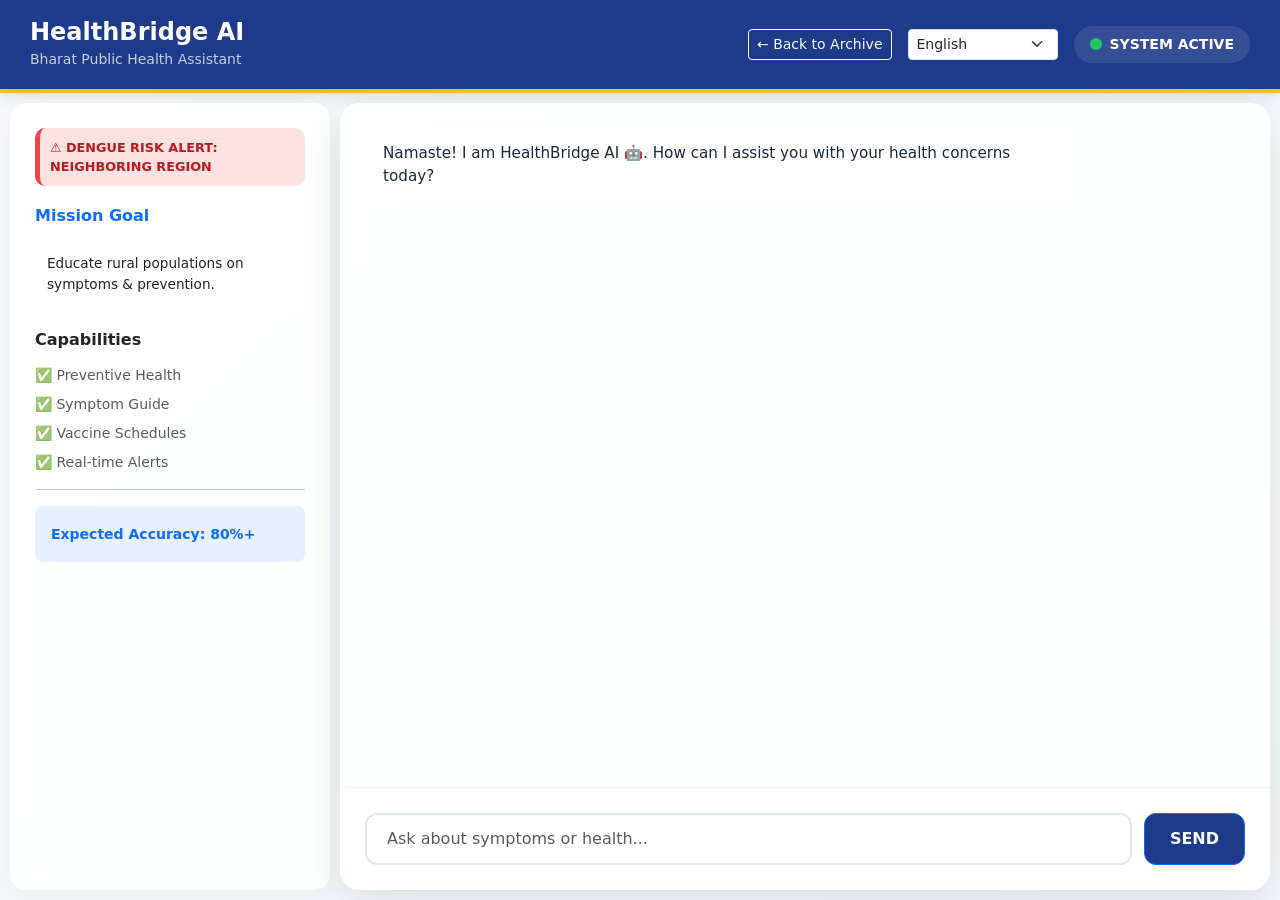
<file: disease-ai.html>
<!DOCTYPE html>
<html lang="en">
<head>
<meta charset="UTF-8">
<meta name="viewport" content="width=device-width, initial-scale=1.0">
<title>HealthBridge AI | Public Health Chatbot</title>
<link href="https://cdn.jsdelivr.net/npm/bootstrap@5.3.0/dist/css/bootstrap.min.css" rel="stylesheet">

<style>

:root {
    --gov-blue: #1e3a8a;
    --accent: #10b981;
    --glass: rgba(255, 255, 255, 0.9);
}

body {
    background: linear-gradient(-45deg, #eef2ff, #e0f2fe, #f0f9ff, #f8fafc);
    background-size: 400% 400%;
    animation: gradientBG 15s ease infinite;
    font-family: 'Segoe UI', system-ui, sans-serif;
    height: 100vh;
    height: 100dvh;
    display: flex;
    flex-direction: column;
}

@keyframes gradientBG {
0% {background-position:0% 50%;}
50% {background-position:100% 50%;}
100% {background-position:0% 50%;}
}

.header {
background: var(--gov-blue);
color:white;
padding:18px 30px;
border-bottom:4px solid #fbbf24;
display:flex;
justify-content:space-between;
align-items:center;
box-shadow:0 4px 15px rgba(0,0,0,0.1);
}

.ai-pulse{
width:12px;
height:12px;
background:#22c55e;
border-radius:50%;
margin-right:8px;
animation:pulse 2s infinite;
}

@keyframes pulse{
0%{transform:scale(.95);box-shadow:0 0 0 0 rgba(34,197,94,.7);}
70%{transform:scale(1);box-shadow:0 0 0 10px rgba(34,197,94,0);}
100%{transform:scale(.95);box-shadow:0 0 0 0 rgba(34,197,94,0);}
}

.main-container{
flex:1;
display:flex;
overflow:hidden;
padding:10px;
gap:10px;
}

.sidebar{
width:320px;
background:var(--glass);
backdrop-filter:blur(10px);
border-radius:16px;
padding:25px;
box-shadow:0 8px 32px rgba(0,0,0,0.05);
}

@media(max-width:992px){
.sidebar{display:none;}
}

.feature{
background:white;
padding:12px;
border-radius:10px;
margin-bottom:12px;
font-size:.85rem;
transition:.3s;
}

.feature:hover{
transform:translateX(5px);
border-color:var(--gov-blue);
}

.chat-area{
flex:1;
display:flex;
flex-direction:column;
background:var(--glass);
backdrop-filter:blur(10px);
border-radius:20px;
box-shadow:0 15px 45px rgba(0,0,0,0.1);
overflow:hidden;
}

.messages{
flex:1;
overflow-y:auto;
padding:25px;
display:flex;
flex-direction:column;
gap:16px;
}

.bubble{
max-width:80%;
padding:14px 18px;
border-radius:20px;
font-size:.95rem;
line-height:1.5;
animation:slideIn .4s forwards;
}

@keyframes slideIn{
from{opacity:0;transform:translateY(20px) scale(.8);}
to{opacity:1;transform:translateY(0) scale(1);}
}

.bot{
background:white;
color:#1e293b;
align-self:flex-start;
border-bottom-left-radius:4px;
}

.user{
background:linear-gradient(135deg,var(--gov-blue),#3b82f6);
color:white;
align-self:flex-end;
border-bottom-right-radius:4px;
}

.typing-dots{
display:flex;
gap:4px;
padding:5px 0;
}

.dot{
width:8px;
height:8px;
background:#94a3b8;
border-radius:50%;
animation:wave 1.3s infinite;
}

.dot:nth-child(2){animation-delay:.15s;}
.dot:nth-child(3){animation-delay:.3s;}

@keyframes wave{
0%,60%,100%{transform:translateY(0);}
30%{transform:translateY(-6px);}
}

.input-box{
padding:25px;
background:white;
border-top:1px solid #f1f5f9;
display:flex;
gap:12px;
}

.form-control{
border-radius:12px;
border:2px solid #e2e8f0;
padding:12px 20px;
font-size:16px;
}

.form-control:focus{
border-color:var(--gov-blue);
box-shadow:0 0 0 4px rgba(30,58,138,.1);
}

#sendBtn{
border-radius:12px;
font-weight:bold;
padding:0 25px;
background:var(--gov-blue);
}

.alert-tag{
background:#fee2e2;
color:#b91c1c;
padding:10px;
border-radius:10px;
font-size:.8rem;
font-weight:bold;
margin-bottom:20px;
border-left:5px solid #ef4444;
}

@media(max-width:768px){
.header{
padding:12px 16px;
flex-wrap:wrap;
gap:10px;
}
.header h4{
font-size:1.15rem;
}
.main-container{
padding:6px;
}
.messages{
padding:14px;
gap:12px;
}
.bubble{
max-width:90%;
font-size:0.9rem;
padding:12px 14px;
}
.input-box{
padding:12px 14px;
gap:8px;
}
.status-pill{
display:none !important;
}
}

</style>
</head>

<body>

<div class="header">

<div>
<h4 class="mb-0 fw-bold">HealthBridge AI</h4>
<small class="opacity-75">Bharat Public Health Assistant</small>
</div>

<div class="d-flex align-items-center gap-3">

<a href="projects.html" class="btn btn-sm btn-outline-light">← Back to Archive</a>

<select id="langSelect" class="form-select form-select-sm" style="width:150px;">
<option value="English">English</option>
<option value="Telugu">తెలుగు</option>
<option value="Hindi">हिंदी</option>
<option value="Tamil">தமிழ்</option>
</select>

<div class="d-flex align-items-center bg-white bg-opacity-10 px-3 py-2 rounded-pill status-pill">
<div class="ai-pulse"></div>
<span class="small fw-bold">SYSTEM ACTIVE</span>
</div>

</div>

</div>

<div class="main-container">

<div class="sidebar">
<div class="alert-tag">⚠️ DENGUE RISK ALERT: NEIGHBORING REGION</div>

<h6 class="fw-bold text-primary mb-3">Mission Goal</h6>
<div class="feature">Educate rural populations on symptoms & prevention.</div>

<h6 class="fw-bold mt-4 mb-3">Capabilities</h6>

<ul class="list-unstyled small text-muted">
<li class="mb-2">✅ Preventive Health</li>
<li class="mb-2">✅ Symptom Guide</li>
<li class="mb-2">✅ Vaccine Schedules</li>
<li class="mb-2">✅ Real-time Alerts</li>
</ul>

<hr>

<div class="p-3 bg-primary bg-opacity-10 rounded-3">
<small class="fw-bold text-primary">Expected Accuracy: 80%+</small>
</div>

</div>

<div class="chat-area">

<div class="messages" id="chatWin">
<div class="bubble bot">
Namaste! I am HealthBridge AI 🤖.  
How can I assist you with your health concerns today?
</div>
</div>

<div class="input-box">
<input type="text" id="uIn" class="form-control"
placeholder="Ask about symptoms or health..."
onkeypress="if(event.key==='Enter') runAI()">

<button class="btn btn-primary" id="sendBtn" onclick="runAI()">SEND</button>
</div>

</div>
</div>

<script>

const API_KEY = "AIzaSyC9GH-I6KjoqVTQokdqM5atP2Ec6fEqhnE";
const MODEL_ID = "gemini-2.5-flash";
const API_URL = `https://generativelanguage.googleapis.com/v1beta/models/${MODEL_ID}:generateContent?key=${API_KEY}`;

function addMessage(txt, cls){

const d=document.getElementById('chatWin');
const m=document.createElement('div');
m.className=`bubble ${cls}`;

if(cls==='bot typing'){
m.innerHTML=`<div class="typing-dots">
<div class="dot"></div>
<div class="dot"></div>
<div class="dot"></div>
</div>`;
}
else{
m.innerText=txt;
}

d.appendChild(m);
d.scrollTop=d.scrollHeight;

return m;
}

async function runAI(){

const input=document.getElementById('uIn');
const btn=document.getElementById('sendBtn');

const userText=input.value.trim();
const language=document.getElementById("langSelect").value;

if(!userText) return;

addMessage(userText,'user');

input.value='';
input.disabled=true;
btn.disabled=true;

const loading=addMessage("","bot typing");

try{

const response=await fetch(API_URL,{
method:"POST",
headers:{
"Content-Type":"application/json"
},
body:JSON.stringify({
contents:[{
parts:[{
text:`You are a public health assistant for rural India. Respond ONLY in ${language}. Keep answers simple and helpful for rural citizens. Question: ${userText}`
}]
}]
})
});

if(!response.ok){

const errData=await response.json();
throw new Error(errData.error?.message || "API Error");

}

const data=await response.json();

if(data.candidates && data.candidates.length>0){

const aiResponse=data.candidates[0].content.parts[0].text;

loading.remove();

addMessage(aiResponse,'bot');

}
else{
throw new Error("No response from AI");
}

}

catch(error){

loading.remove();
addMessage(`Error: ${error.message}`,'bot');

}

finally{

input.disabled=false;
btn.disabled=false;
input.focus();

}

}

</script>

</body>
</html>
</file>
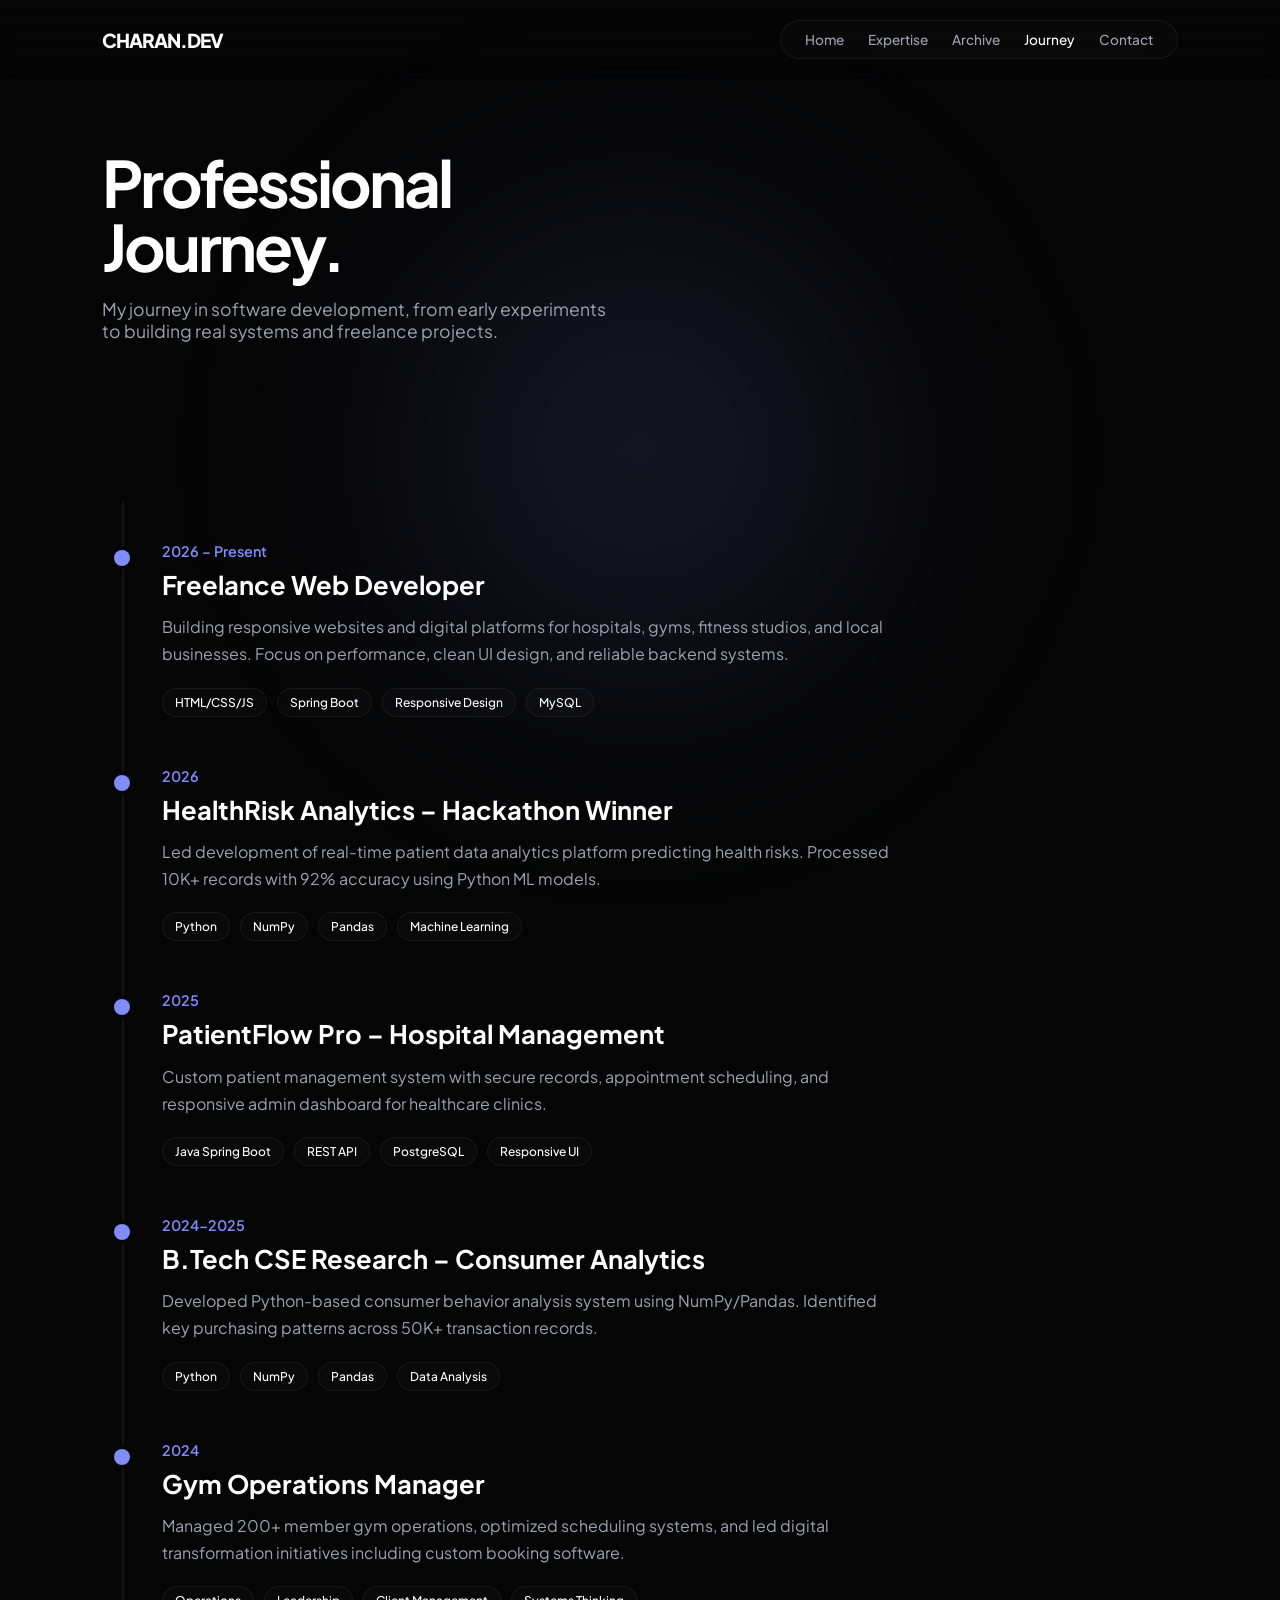
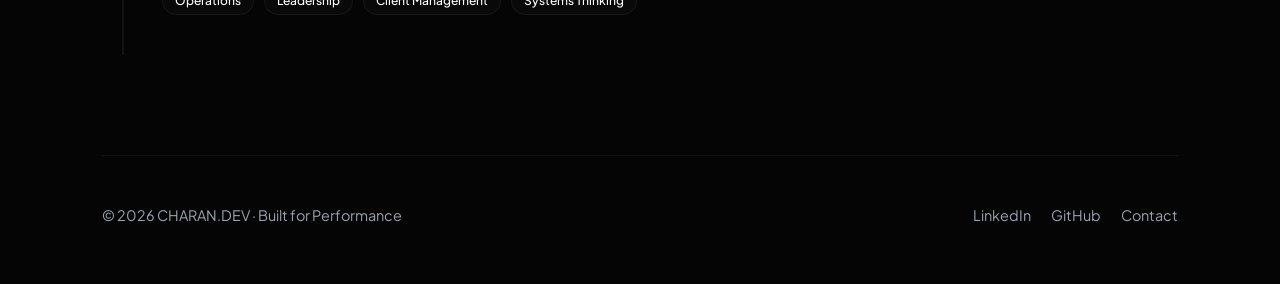
<file: experience.html>
<!DOCTYPE html>
<html lang="en">
<head>
<meta charset="UTF-8">
<meta name="viewport" content="width=device-width, initial-scale=1.0">
<title>Journey | CHARAN.DEV</title>
<link href="https://fonts.googleapis.com/css2?family=Plus+Jakarta+Sans:wght@300;400;500;600;700;800&display=swap" rel="stylesheet">
<style>
:root{
--bg:#050505;
--accent:#818cf8;
--accent-glow:rgba(129,140,248,0.15);
--text-main:#ffffff;
--text-dim:#9ca3af;
--surface:#111113;
--border:rgba(255,255,255,0.06);
--glass:rgba(255,255,255,0.02);
}
*,*::before,*::after{margin:0;padding:0;box-sizing:border-box;font-family:'Plus Jakarta Sans',sans-serif}
body{background:var(--bg);color:var(--text-main);overflow-x:hidden}
.noise{position:fixed;width:100%;height:100%;top:0;left:0;opacity:0.03;pointer-events:none;background:url('https://grainy-gradients.vercel.app/noise.svg');z-index:-1}
.spotlight{position:fixed;top:50%;left:50%;transform:translate(-50%,-50%);width:60vw;height:60vw;background:radial-gradient(circle,var(--accent-glow) 0%,transparent 70%);filter:blur(80px);z-index:-1;transition:.1s}
nav{position:fixed;top:0;width:100%;padding:20px 8%;display:flex;justify-content:space-between;align-items:center;z-index:1000;background:linear-gradient(to bottom,var(--bg) 0%,transparent 100%);backdrop-filter:blur(12px);-webkit-backdrop-filter:blur(12px);transition:all .3s}
.logo{font-weight:800;letter-spacing:-1px;font-size:1.2rem;text-decoration:none;color:var(--text-main);z-index:1001}
.nav-links{display:flex;gap:24px;background:var(--glass);padding:10px 24px;border-radius:100px;border:1px solid var(--border);backdrop-filter:blur(10px)}
nav a{text-decoration:none;color:var(--text-dim);font-size:0.85rem;font-weight:500;transition:all .3s}
nav a:hover,nav a.active{color:var(--text-main)}

.mobile-toggle{display:none;flex-direction:column;justify-content:center;gap:5px;width:42px;height:42px;background:var(--glass);border:1px solid var(--border);border-radius:10px;cursor:pointer;padding:10px;z-index:1001;transition:0.3s}
.mobile-toggle span{display:block;width:100%;height:2px;background:var(--text-main);border-radius:2px;transition:transform 0.3s ease, opacity 0.3s ease}
.mobile-toggle.active span:nth-child(1){transform:translateY(7px) rotate(45deg)}
.mobile-toggle.active span:nth-child(2){opacity:0}
.mobile-toggle.active span:nth-child(3){transform:translateY(-7px) rotate(-45deg)}

footer{margin:0 8% 40px;padding:50px 0 20px;border-top:1px solid var(--border);display:flex;justify-content:space-between;align-items:center;color:var(--text-dim);font-size:0.9rem}
.footer-links{display:flex;gap:20px}
.footer-links a{color:var(--text-dim);text-decoration:none;transition:0.3s}
.footer-links a:hover{color:var(--text-main)}

.header-section{padding:150px 8% 60px}
.header-section h1{font-size:clamp(2.5rem,8vw,4rem);letter-spacing:-3px;margin-bottom:20px;line-height:1}
.header-section p{color:var(--text-dim);max-width:520px;font-size:1.1rem;margin-bottom:40px}
.timeline{position:relative;margin:60px 8% 100px;padding:40px 0;max-width:800px}
.timeline::before{content:"";position:absolute;left:20px;top:0;bottom:0;width:2px;background:var(--border)}
.timeline-item{position:relative;padding-left:60px;margin-bottom:50px}
.timeline-item::before{content:"";position:absolute;left:12px;top:8px;width:16px;height:16px;border-radius:50%;background:var(--accent);box-shadow:0 0 0 3px var(--bg)}
.timeline-item:last-child{margin-bottom:0}
.timeline-date{font-size:0.9rem;color:var(--accent);font-weight:600;margin-bottom:8px}
.timeline-title{font-size:1.6rem;color:var(--text-main);font-weight:700;margin-bottom:12px;line-height:1.3}
.timeline-desc{color:var(--text-dim);line-height:1.7;margin-bottom:20px}
.tags{display:flex;gap:10px;flex-wrap:wrap;margin-top:15px;max-width:500px}
.tags span{font-size:0.75rem;padding:6px 12px;border-radius:20px;background:var(--glass);border:1px solid var(--border);font-weight:500}
.reveal{opacity:0;transform:translateY(40px)}
.active-reveal{opacity:1;transform:translateY(0);transition:all 1s cubic-bezier(.2,.8,.2,1)}
@media(max-width:768px){
nav{padding:16px 5%;background:rgba(5,5,5,0.85)}
.mobile-toggle{display:flex}
.nav-links{position:fixed;top:0;right:-100%;width:75%;max-width:300px;height:100vh;height:100dvh;background:#0d0d10;border-left:1px solid var(--border);border-radius:0;padding:90px 24px 40px;flex-direction:column;gap:16px;transition:right 0.35s cubic-bezier(0.4,0,0.2,1);box-shadow:-10px 0 30px rgba(0,0,0,0.8);z-index:1000}
.nav-links.open{right:0}
.nav-links a{font-size:1.1rem;font-weight:600;padding:12px 18px;border-radius:12px;background:var(--glass);border:1px solid var(--border);display:block}
.nav-links a.active{background:var(--accent-glow);border-color:rgba(129,140,248,0.3);color:var(--accent)}
.header-section{padding:110px 5% 40px}
.timeline{margin:30px 5% 60px;padding:20px 0}
.timeline::before{left:14px}
.timeline-item{padding-left:38px;margin-bottom:35px}
.timeline-item::before{left:6px;width:14px;height:14px}
footer{margin:0 5% 30px;padding:35px 0 15px;flex-direction:column;gap:18px;text-align:center}
}
@media(max-width:480px){
.header-section h1{font-size:2.2rem;letter-spacing:-1.5px}
.header-section{padding:100px 5% 35px}
.timeline-title{font-size:1.3rem}
}
</style>
</head>
<body>
<div class="noise"></div>
<div class="spotlight" id="spotlight"></div>
<nav>
<a class="logo" href="index.html">CHARAN.DEV</a>

<button class="mobile-toggle" id="mobileToggle" aria-label="Toggle navigation" aria-expanded="false">
<span></span>
<span></span>
<span></span>
</button>

<div class="nav-links" id="navLinks">
<a href='index.html'>Home</a>
<a href='about.html'>Expertise</a>
<a href='projects.html'>Archive</a>
<a class='active' href='experience.html'>Journey</a>
<a href='contact.html'>Contact</a>
</div>
</nav>
<section class="header-section">
<h1 class="reveal">Professional<br>Journey.</h1>
<p class="reveal" style="animation-delay:0.2s">My journey in software development, from early experiments to building real systems and freelance projects.</p>
</section>
<section class="timeline">
<div class="timeline-item reveal" style="animation-delay:0.4s">
<div class="timeline-date">2026 – Present</div>
<h3 class="timeline-title">Freelance Web Developer</h3>
<p class="timeline-desc">Building responsive websites and digital platforms for hospitals, gyms, fitness studios, and local businesses. Focus on performance, clean UI design, and reliable backend systems.</p>
<div class="tags">
<span>HTML/CSS/JS</span>
<span>Spring Boot</span>
<span>Responsive Design</span>
<span>MySQL</span>
</div>
</div>
<div class="timeline-item reveal" style="animation-delay:0.6s">
<div class="timeline-date">2026</div>
<h3 class="timeline-title">HealthRisk Analytics – Hackathon Winner</h3>
<p class="timeline-desc">Led development of real-time patient data analytics platform predicting health risks. Processed 10K+ records with 92% accuracy using Python ML models.</p>
<div class="tags">
<span>Python</span>
<span>NumPy</span>
<span>Pandas</span>
<span>Machine Learning</span>
</div>
</div>
<div class="timeline-item reveal" style="animation-delay:0.8s">
<div class="timeline-date">2025</div>
<h3 class="timeline-title">PatientFlow Pro – Hospital Management</h3>
<p class="timeline-desc">Custom patient management system with secure records, appointment scheduling, and responsive admin dashboard for healthcare clinics.</p>
<div class="tags">
<span>Java Spring Boot</span>
<span>REST API</span>
<span>PostgreSQL</span>
<span>Responsive UI</span>
</div>
</div>
<div class="timeline-item reveal" style="animation-delay:1s">
<div class="timeline-date">2024-2025</div>
<h3 class="timeline-title">B.Tech CSE Research – Consumer Analytics</h3>
<p class="timeline-desc">Developed Python-based consumer behavior analysis system using NumPy/Pandas. Identified key purchasing patterns across 50K+ transaction records.</p>
<div class="tags">
<span>Python</span>
<span>NumPy</span>
<span>Pandas</span>
<span>Data Analysis</span>
</div>
</div>
<div class="timeline-item reveal" style="animation-delay:1.2s">
<div class="timeline-date">2024</div>
<h3 class="timeline-title">Gym Operations Manager</h3>
<p class="timeline-desc">Managed 200+ member gym operations, optimized scheduling systems, and led digital transformation initiatives including custom booking software.</p>
<div class="tags">
<span>Operations</span>
<span>Leadership</span>
<span>Client Management</span>
<span>Systems Thinking</span>
</div>
</div>
</section>

<footer>
<div>© 2026 CHARAN.DEV · Built for Performance</div>
<div class="footer-links">
<a href="https://linkedin.com/in/charan11328" target="_blank" rel="noopener">LinkedIn</a>
<a href="https://github.com/charan11328" target="_blank" rel="noopener">GitHub</a>
<a href="contact.html">Contact</a>
</div>
</footer>

<script>
// Mobile Navigation Toggle
const mobileToggle = document.getElementById('mobileToggle');
const navLinks = document.getElementById('navLinks');
if(mobileToggle && navLinks){
    mobileToggle.addEventListener('click', (e) => {
        e.stopPropagation();
        const isOpen = navLinks.classList.toggle('open');
        mobileToggle.classList.toggle('active');
        mobileToggle.setAttribute('aria-expanded', isOpen);
    });
    document.addEventListener('click', (e) => {
        if(navLinks.classList.contains('open') && !navLinks.contains(e.target) && !mobileToggle.contains(e.target)){
            navLinks.classList.remove('open');
            mobileToggle.classList.remove('active');
            mobileToggle.setAttribute('aria-expanded', 'false');
        }
    });
    navLinks.querySelectorAll('a').forEach(link => {
        link.addEventListener('click', () => {
            navLinks.classList.remove('open');
            mobileToggle.classList.remove('active');
            mobileToggle.setAttribute('aria-expanded', 'false');
        });
    });
}

document.addEventListener('mousemove',e=>{
document.getElementById('spotlight').style.left=e.clientX+'px';
document.getElementById('spotlight').style.top=e.clientY+'px';
},{passive:true});
const observer=new IntersectionObserver(entries=>{
entries.forEach((entry,index)=>{
if(entry.isIntersecting) setTimeout(()=>entry.target.classList.add('active-reveal'),index*120);
});
},{threshold:0.15});
document.querySelectorAll('.reveal').forEach(el=>observer.observe(el));
</script>
</body>
</html>
</file>
